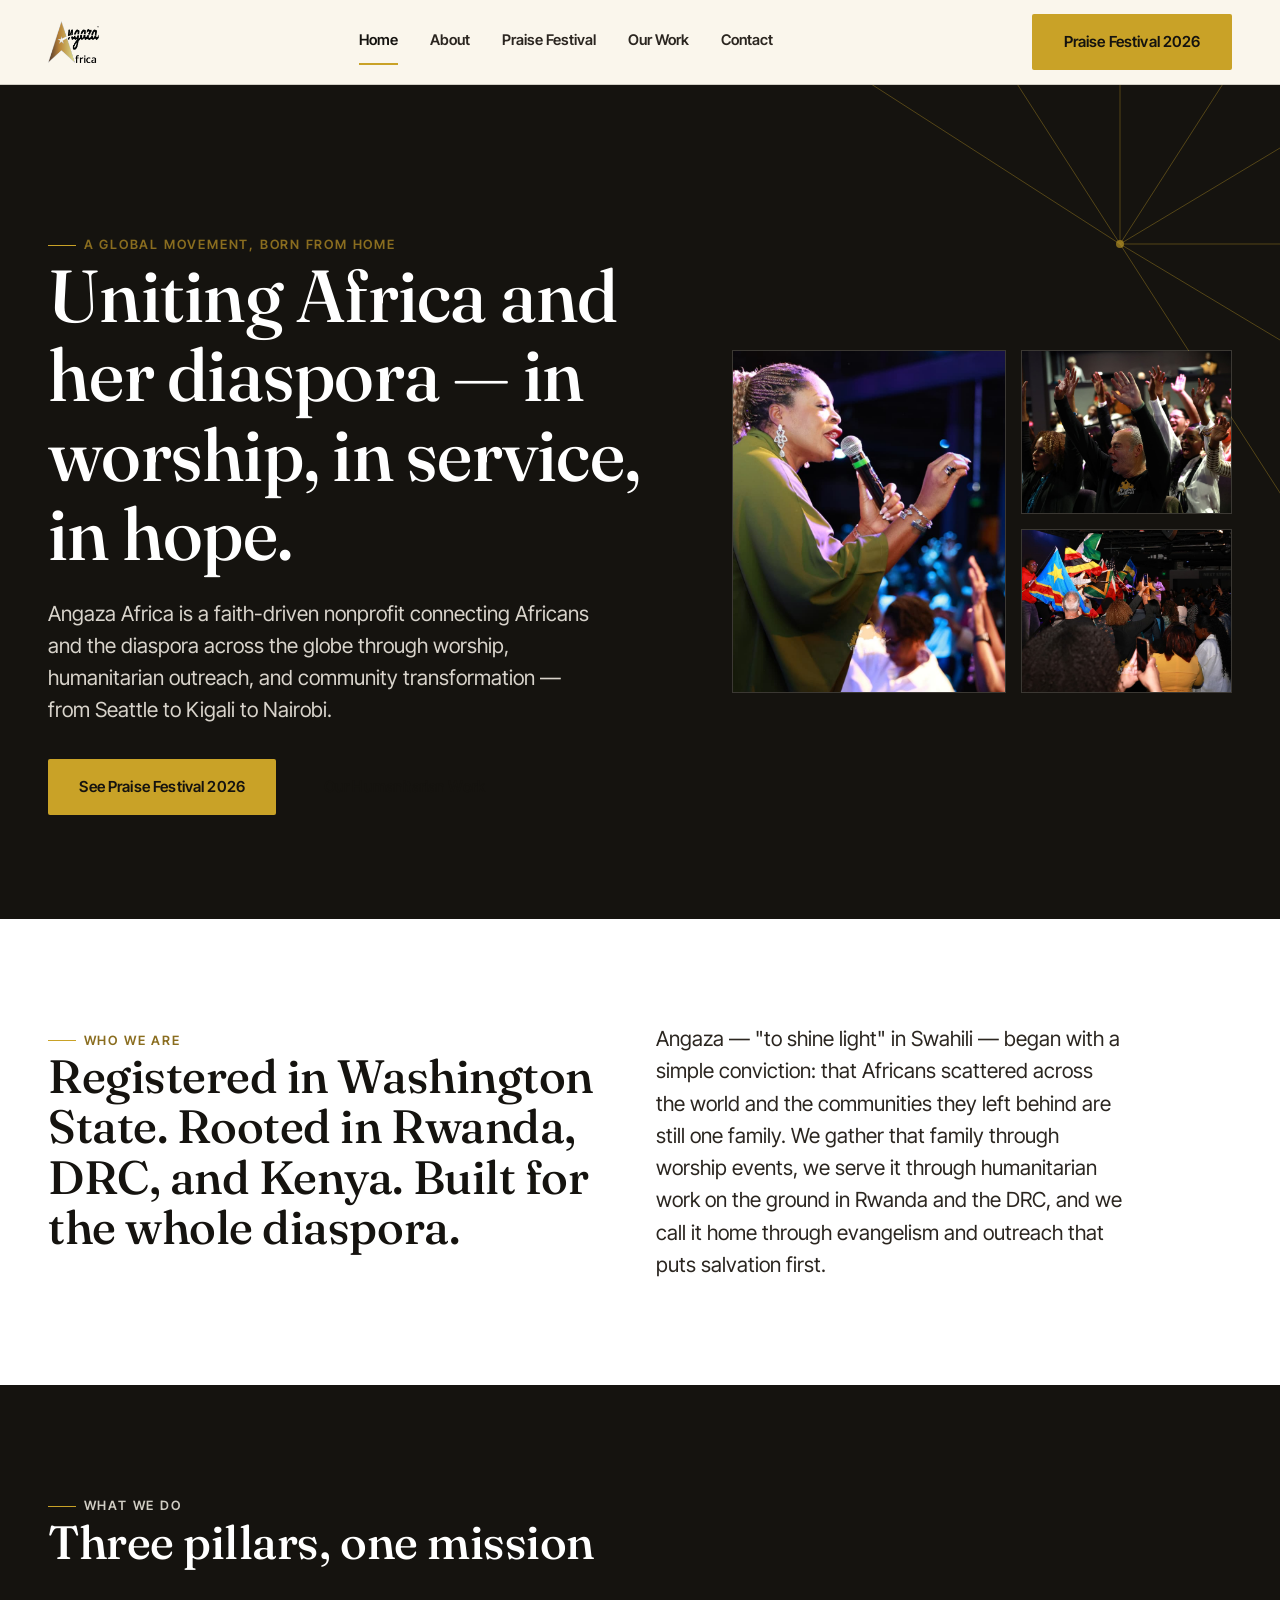
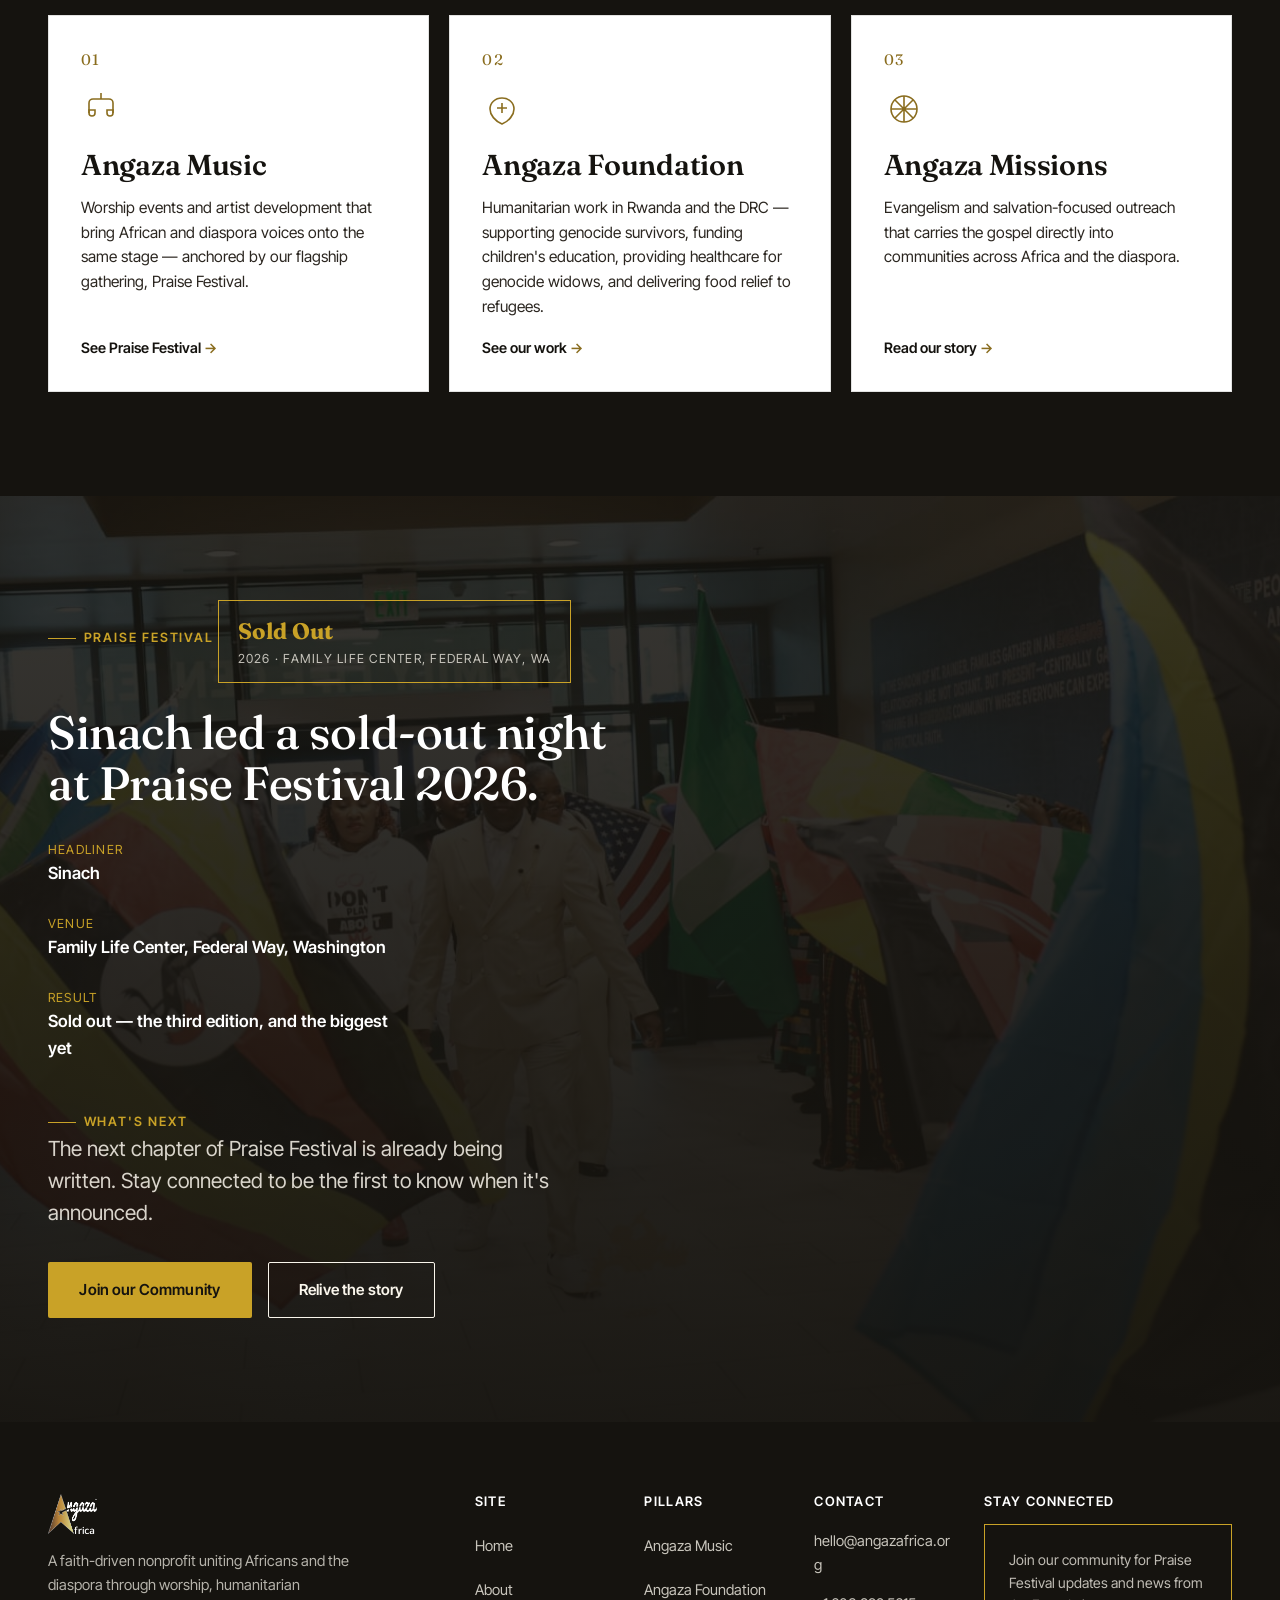
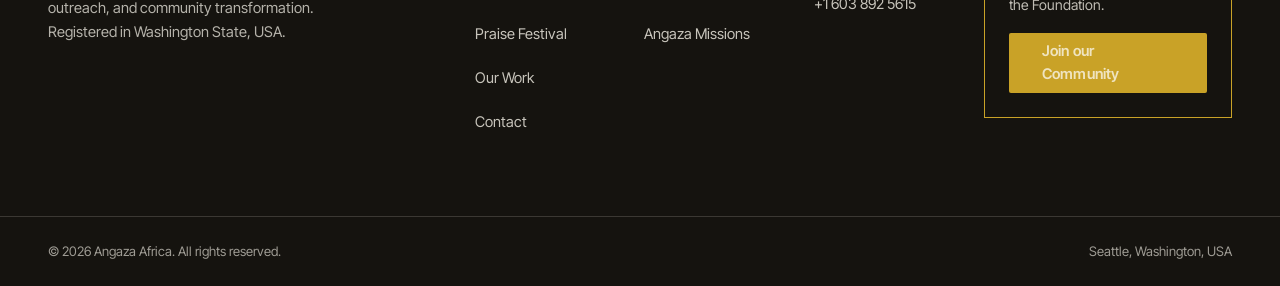
<file: index.html>
<!DOCTYPE html>
<html lang="en">
<head>
<meta charset="UTF-8">
<meta name="viewport" content="width=device-width, initial-scale=1.0">
<link rel="icon" type="image/png" href="images/ANGAZA_LOGO_2_014.png">
<link rel="apple-touch-icon" href="images/ANGAZA_LOGO_2_014.png">
<title>Angaza Africa — Worship, Humanitarian Work &amp; Missions Across Africa and the Diaspora</title>
<meta name="description" content="Angaza Africa is a faith-driven nonprofit uniting Africans and the diaspora through worship, humanitarian outreach, and community transformation — home of Praise Festival, Angaza Foundation, and Angaza Missions.">
<meta property="og:title" content="Angaza Africa">
<meta property="og:description" content="A faith-driven nonprofit uniting Africans and the diaspora through worship, humanitarian outreach, and community transformation.">
<meta property="og:image" content="https://angazafrica.org/images/ANGAZA_LOGO_2_014.png">
<meta property="og:url" content="https://angazafrica.org">
<meta property="og:type" content="website">
<meta name="twitter:card" content="summary_large_image">
<meta name="twitter:title" content="Angaza Africa">
<meta name="twitter:description" content="A faith-driven nonprofit uniting Africans and the diaspora through worship, humanitarian outreach, and community transformation.">
<meta name="twitter:image" content="https://angazafrica.org/images/ANGAZA_LOGO_2_014.png">
<link rel="preconnect" href="https://fonts.googleapis.com">
<link rel="preconnect" href="https://fonts.gstatic.com" crossorigin>
<link href="https://fonts.googleapis.com/css2?family=Fraunces:ital,opsz,wght@0,9..144,400;0,9..144,500;0,9..144,600;1,9..144,500&family=Inter+Tight:wght@400;500;600;700&display=swap" rel="stylesheet">
<link rel="stylesheet" href="css/style.css">
</head>
<body>
<a class="skip-link" href="#main">Skip to content</a>

<header class="site-header">
  <div class="container">
    <a class="brand" href="index.html">
      <img src="images/ANGAZA_LOGO_2_014.png" alt="Angaza Africa logo">
    </a>
    <nav class="nav-list" aria-label="Primary">
      <a href="index.html" aria-current="page">Home</a>
      <a href="about.html">About</a>
      <a href="praise-festival.html">Praise Festival</a>
      <a href="our-work.html">Our Work</a>
      <a href="contact.html">Contact</a>
    </nav>
    <a class="btn btn-primary nav-cta" href="praise-festival.html">Praise Festival 2026</a>
    <button class="nav-toggle" aria-expanded="false" aria-controls="mobile-panel" aria-label="Open menu">
      <span></span><span></span><span></span>
    </button>
  </div>
</header>
<div class="mobile-panel" id="mobile-panel">
  <div class="container">
    <a href="index.html" aria-current="page">Home</a>
    <a href="about.html">About</a>
    <a href="praise-festival.html">Praise Festival</a>
    <a href="our-work.html">Our Work</a>
    <a href="contact.html">Contact</a>
    <a class="btn btn-primary" href="praise-festival.html">Praise Festival 2026</a>
  </div>
</div>

<main id="main">

  <!-- Home hero -->
  <section class="home-hero">
    <div class="radiant" aria-hidden="true">
      <svg width="640" height="640" viewBox="0 0 640 640" style="top:-160px; right:-160px;">
        <g stroke="#C9A227" stroke-width="1" opacity="0.35">
          <line x1="320" y1="320" x2="320" y2="0"/>
          <line x1="320" y1="320" x2="500" y2="40"/>
          <line x1="320" y1="320" x2="620" y2="140"/>
          <line x1="320" y1="320" x2="640" y2="320"/>
          <line x1="320" y1="320" x2="620" y2="500"/>
          <line x1="320" y1="320" x2="500" y2="600"/>
          <line x1="320" y1="320" x2="140" y2="40"/>
          <line x1="320" y1="320" x2="40" y2="140"/>
        </g>
        <circle cx="320" cy="320" r="4" fill="#C9A227" opacity="0.6"/>
      </svg>
    </div>
    <div class="container">
      <div>
        <p class="eyebrow">A global movement, born from home</p>
        <h1>Uniting Africa and her diaspora — in worship, in service, in hope.</h1>
        <p class="lead">Angaza Africa is a faith-driven nonprofit connecting Africans and the diaspora across the globe through worship, humanitarian outreach, and community transformation — from Seattle to Kigali to Nairobi.</p>
        <div class="btn-row">
          <a class="btn btn-primary" href="praise-festival.html">See Praise Festival 2026</a>
          <a class="btn btn-ghost" href="our-work.html">Our Humanitarian Work</a>
        </div>
      </div>
      <div class="hero-collage" data-reveal>
        <img class="cell-a" src="images/AngazaEvent1.jpeg" alt="Worshippers with raised hands at an Angaza Africa event">
        <img class="cell-b" src="images/AngazaEvent2.jpeg" alt="Praise and worship band performing on stage at an Angaza event">
        <img class="cell-c" src="images/AngazaEvent3.jpeg" alt="Crowd gathered together at an Angaza Africa worship gathering">
      </div>
    </div>
  </section>

  <!-- Intro statement -->
  <section class="statement section--paper2">
    <div class="container">
      <div>
        <p class="eyebrow">Who we are</p>
        <h2>Registered in Washington State. Rooted in Rwanda, DRC, and Kenya. Built for the whole diaspora.</h2>
      </div>
      <div class="statement-body">
        <p class="lead">Angaza — "to shine light" in Swahili — began with a simple conviction: that Africans scattered across the world and the communities they left behind are still one family. We gather that family through worship events, we serve it through humanitarian work on the ground in Rwanda and the DRC, and we call it home through evangelism and outreach that puts salvation first.</p>
      </div>
    </div>
  </section>

  <!-- Three pillars -->
  <section class="section on-dark">
    <div class="container">
      <p class="eyebrow">What we do</p>
      <h2>Three pillars, one mission</h2>
      <div class="pillars-grid">

        <article class="pillar-card" data-reveal>
          <span class="pillar-number">01</span>
          <svg class="pillar-icon" viewBox="0 0 40 40" fill="none" stroke="currentColor" stroke-width="1.6" aria-hidden="true">
            <path d="M8 24V14a4 4 0 0 1 4-4h16a4 4 0 0 1 4 4v10"/>
            <path d="M8 24a3 3 0 1 0 6 0v-3H8Z"/>
            <path d="M26 24a3 3 0 1 0 6 0v-3h-6Z"/>
            <path d="M20 4v6"/>
          </svg>
          <h3>Angaza Music</h3>
          <p>Worship events and artist development that bring African and diaspora voices onto the same stage — anchored by our flagship gathering, Praise Festival.</p>
          <a class="link-arrow" href="praise-festival.html">See Praise Festival</a>
        </article>

        <article class="pillar-card" data-reveal>
          <span class="pillar-number">02</span>
          <svg class="pillar-icon" viewBox="0 0 40 40" fill="none" stroke="currentColor" stroke-width="1.6" aria-hidden="true">
            <path d="M8 20c0-6 5-11 12-11s12 5 12 11-5 12-12 15c-7-3-12-9-12-15Z"/>
            <path d="M20 14v10M15 19h10"/>
          </svg>
          <h3>Angaza Foundation</h3>
          <p>Humanitarian work in Rwanda and the DRC — supporting genocide survivors, funding children's education, providing healthcare for genocide widows, and delivering food relief to refugees.</p>
          <a class="link-arrow" href="our-work.html">See our work</a>
        </article>

        <article class="pillar-card" data-reveal>
          <span class="pillar-number">03</span>
          <svg class="pillar-icon" viewBox="0 0 40 40" fill="none" stroke="currentColor" stroke-width="1.6" aria-hidden="true">
            <circle cx="20" cy="20" r="13"/>
            <path d="M20 7v26M7 20h26M11 11l18 18M29 11 11 29"/>
          </svg>
          <h3>Angaza Missions</h3>
          <p>Evangelism and salvation-focused outreach that carries the gospel directly into communities across Africa and the diaspora.</p>
          <a class="link-arrow" href="about.html">Read our story</a>
        </article>

      </div>
    </div>
  </section>

  <!-- Praise Festival recap + what's next -->
  <section class="festival-teaser on-dark">
    <div class="bg-image">
      <img src="images/AngazaEvent5.jpeg" alt="" role="presentation">
    </div>
    <div class="container">
      <p class="eyebrow">Praise Festival</p>
      <div class="date-badge">
        <strong>Sold Out</strong>
        <span>2026 · Family Life Center, Federal Way, WA</span>
      </div>
      <h2>Sinach led a sold-out night at Praise Festival 2026.</h2>
      <dl class="facts">
        <div>
          <dt>Headliner</dt>
          <dd>Sinach</dd>
        </div>
        <div>
          <dt>Venue</dt>
          <dd>Family Life Center, Federal Way, Washington</dd>
        </div>
        <div>
          <dt>Result</dt>
          <dd>Sold out — the third edition, and the biggest yet</dd>
        </div>
      </dl>
      <p class="eyebrow">What's next</p>
      <p class="lead" style="max-width: 42ch; margin-bottom: var(--sp-4); color: rgba(250,246,236,0.85);">The next chapter of Praise Festival is already being written. Stay connected to be the first to know when it's announced.</p>
      <div class="btn-row">
        <a class="btn btn-primary" href="https://mail.google.com/mail/?view=cm&fs=1&to=hello@angazafrica.org&su=I%20want%20to%20join%20your%20community" target="_blank" rel="noopener noreferrer">Join our Community</a>
        <a class="btn btn-ghost" href="praise-festival.html">Relive the story</a>
      </div>
    </div>
  </section>

</main>

<footer class="site-footer">
  <div class="container footer-top">
    <div class="footer-brand">
      <img src="images/ANGAZA_LOGO_2_015.png" alt="Angaza Africa icon">
      <p>A faith-driven nonprofit uniting Africans and the diaspora through worship, humanitarian outreach, and community transformation. Registered in Washington State, USA.</p>
    </div>
    <div class="footer-cols">
      <div class="footer-col">
        <h4>Site</h4>
        <a href="index.html">Home</a>
        <a href="about.html">About</a>
        <a href="praise-festival.html">Praise Festival</a>
        <a href="our-work.html">Our Work</a>
        <a href="contact.html">Contact</a>
      </div>
      <div class="footer-col">
        <h4>Pillars</h4>
        <span>Angaza Music</span>
        <span>Angaza Foundation</span>
        <span>Angaza Missions</span>
      </div>
      <div class="footer-col">
        <h4>Contact</h4>
        <a href="mailto:hello@angazafrica.org">hello@angazafrica.org</a>
        <a href="tel:+16038925615">+1 603 892 5615</a>
      </div>
      <div class="footer-col">
        <h4>Stay connected</h4>
        <div class="join-box">
          <p>Join our community for Praise Festival updates and news from the Foundation.</p>
          <!-- Temporary Gmail compose link; swap for a Mailchimp signup embed later -->
          <a class="btn btn-primary" href="https://mail.google.com/mail/?view=cm&fs=1&to=hello@angazafrica.org&su=I%20want%20to%20join%20your%20community" id="join-community" target="_blank" rel="noopener noreferrer">Join our Community</a>
        </div>
      </div>
    </div>
  </div>
  <div class="container footer-bottom">
    <span>&copy; <span id="current-year">2026</span> Angaza Africa. All rights reserved.</span>
    <span>Seattle, Washington, USA</span>
  </div>
</footer>

<script src="js/main.js"></script>
</body>
</html>
</file>
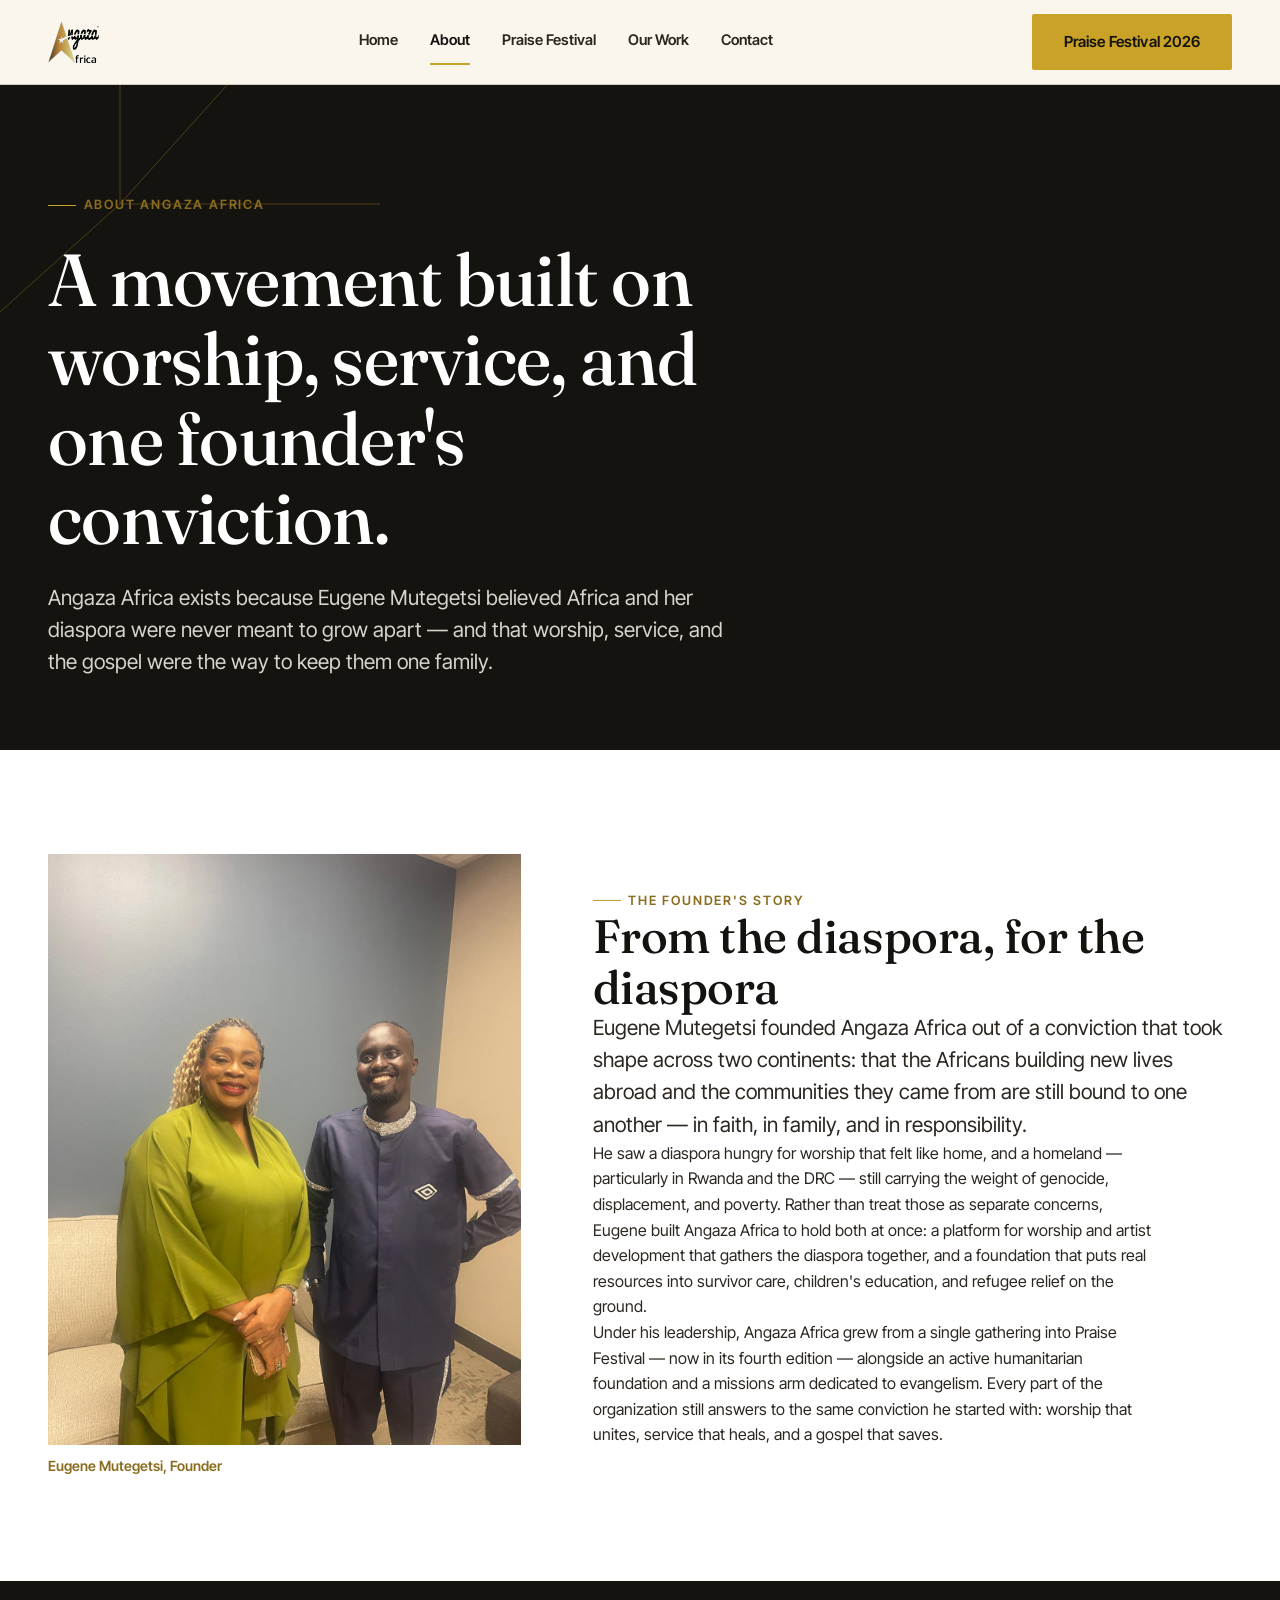
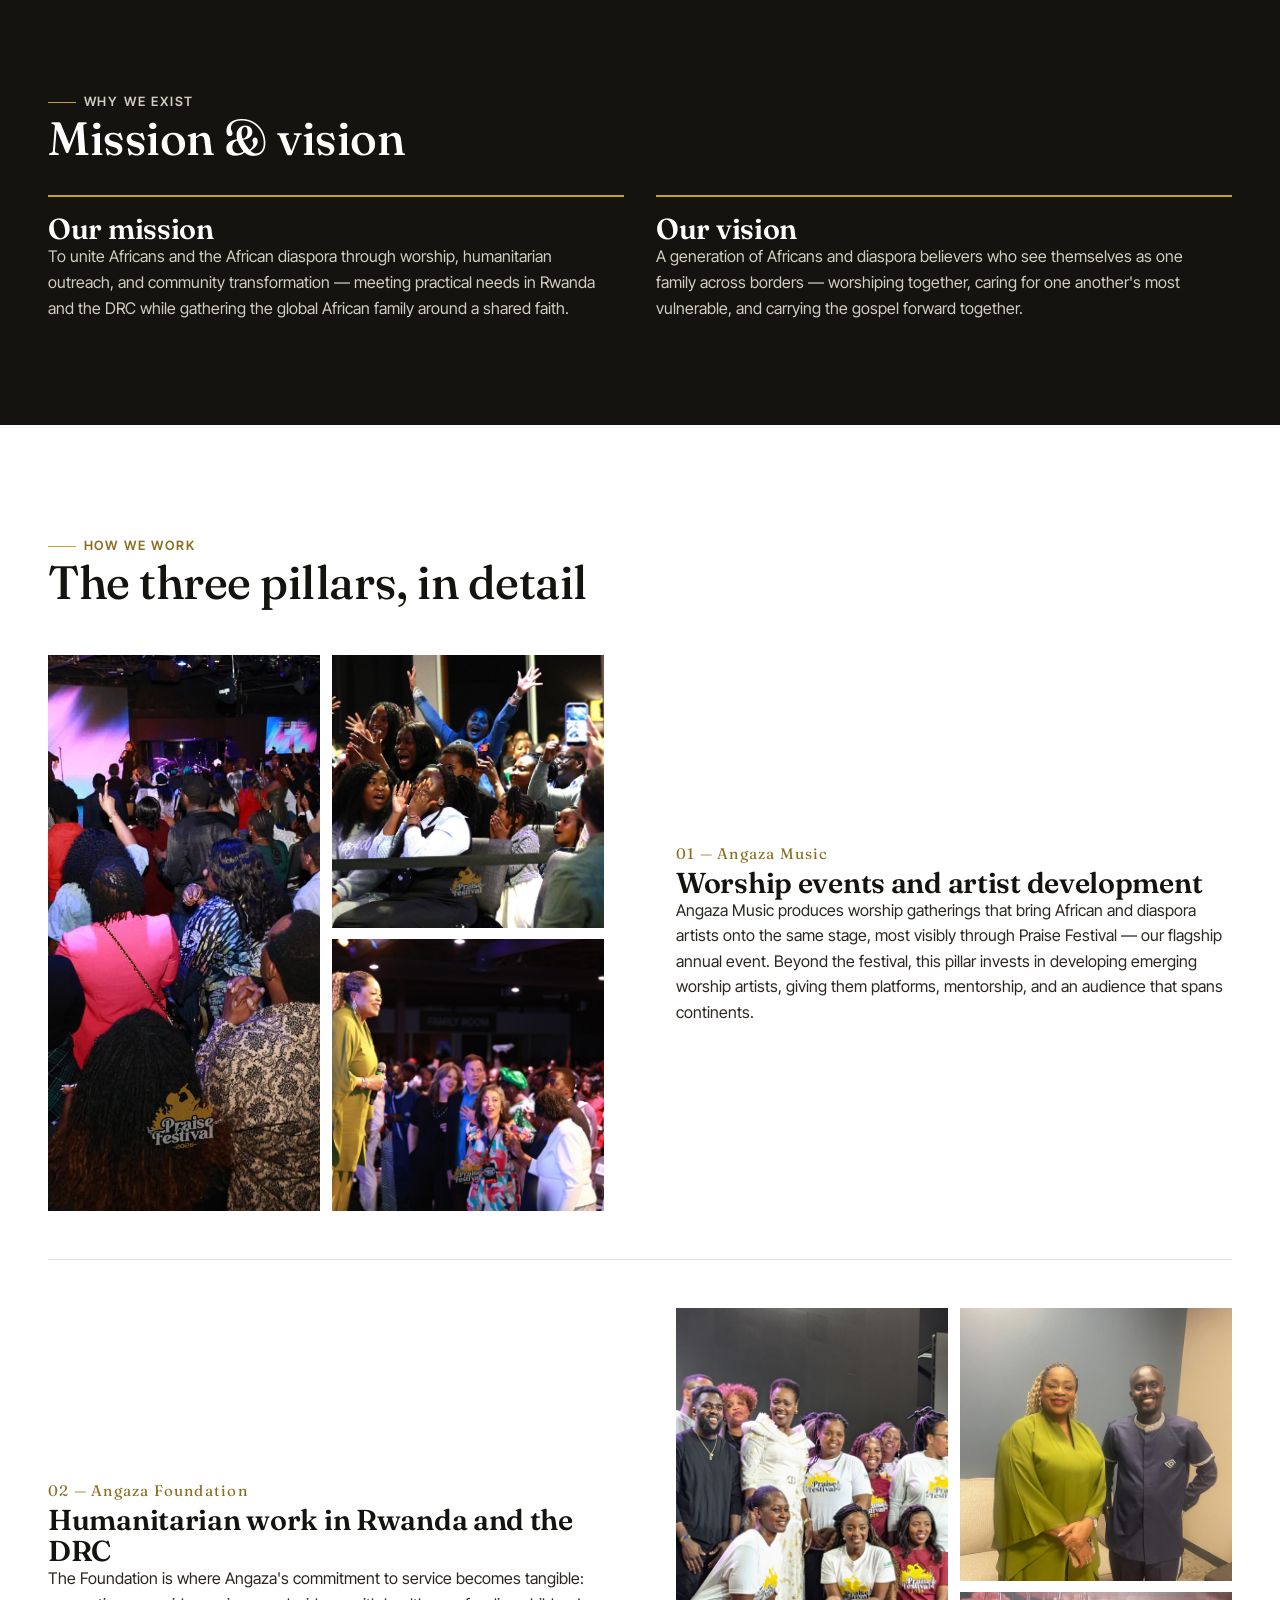
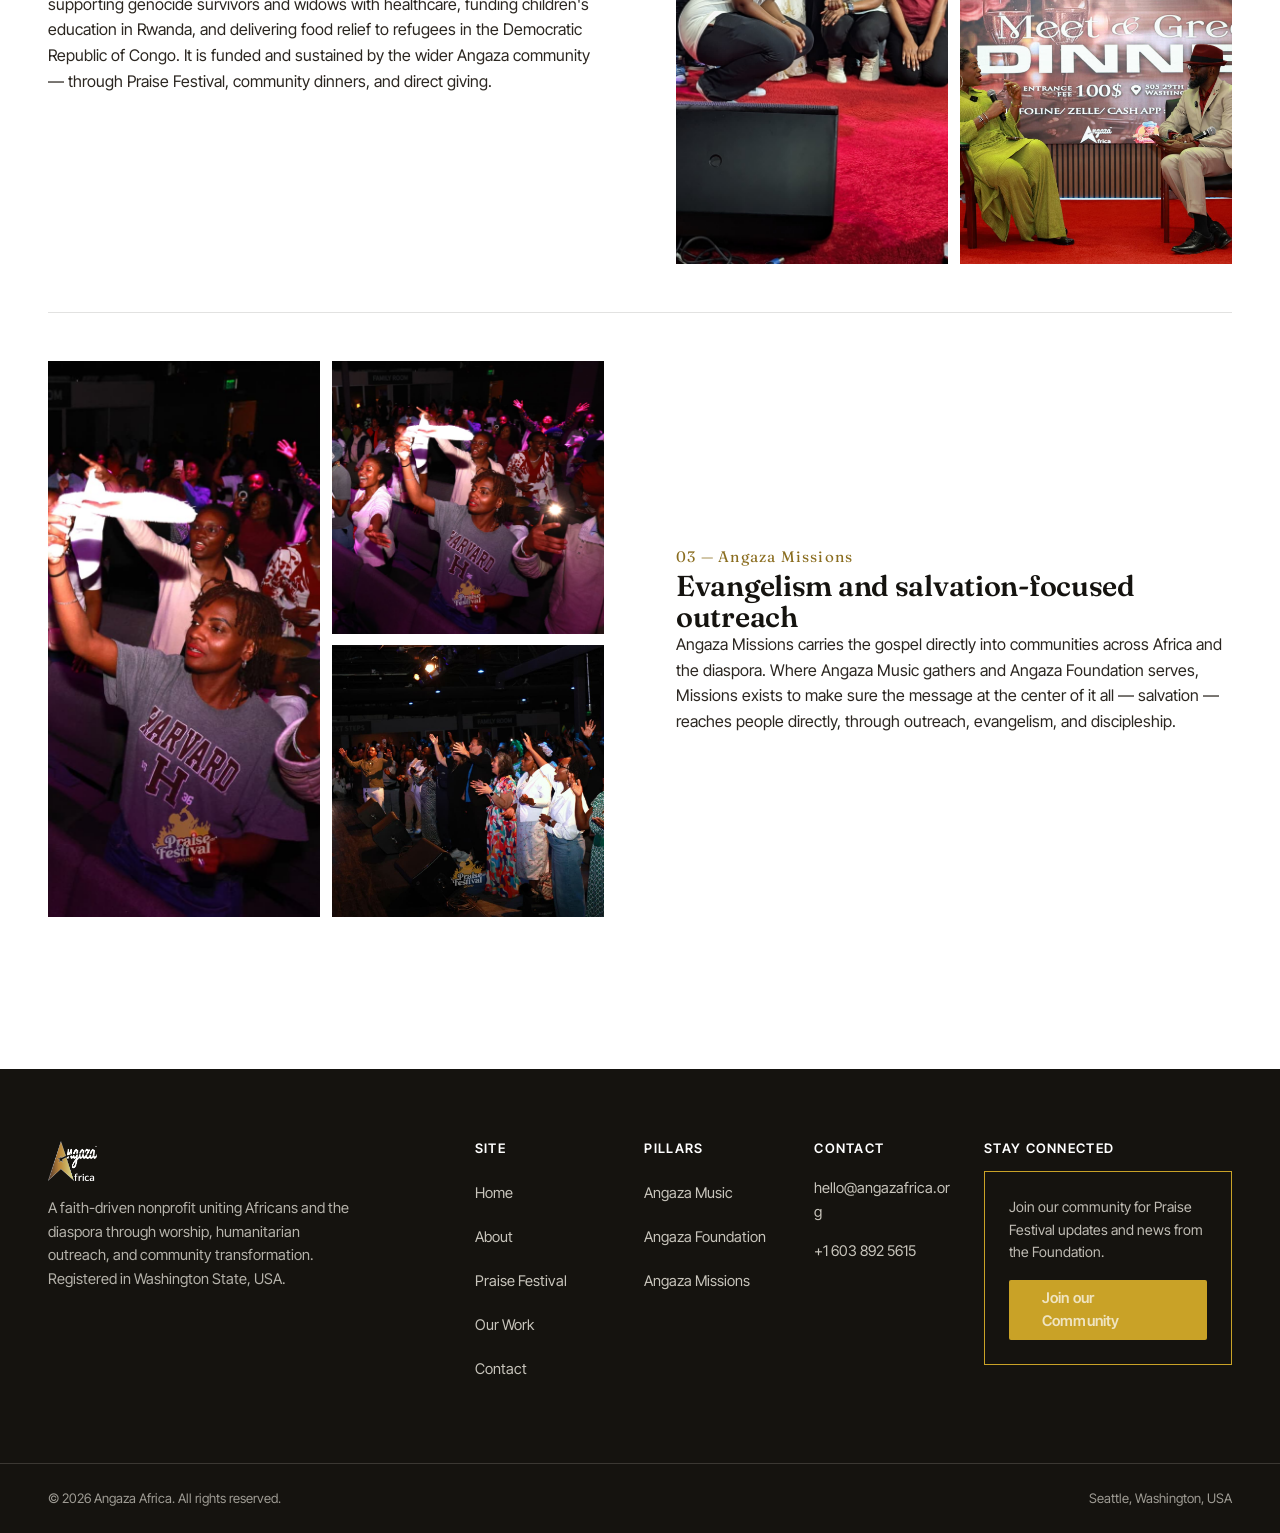
<file: about.html>
<!DOCTYPE html>
<html lang="en">
<head>
<meta charset="UTF-8">
<meta name="viewport" content="width=device-width, initial-scale=1.0">
<link rel="icon" type="image/png" href="images/ANGAZA_LOGO_2_014.png">
<link rel="apple-touch-icon" href="images/ANGAZA_LOGO_2_014.png">
<title>About — Angaza Africa</title>
<meta name="description" content="Meet Angaza Africa's founder Eugene Mutegetsi, our mission and vision, and the three pillars — Angaza Music, Angaza Foundation, and Angaza Missions — that carry it out.">
<meta property="og:title" content="Angaza Africa">
<meta property="og:description" content="A faith-driven nonprofit uniting Africans and the diaspora through worship, humanitarian outreach, and community transformation.">
<meta property="og:image" content="https://angazafrica.org/images/ANGAZA_LOGO_2_014.png">
<meta property="og:url" content="https://angazafrica.org">
<meta property="og:type" content="website">
<meta name="twitter:card" content="summary_large_image">
<meta name="twitter:title" content="Angaza Africa">
<meta name="twitter:description" content="A faith-driven nonprofit uniting Africans and the diaspora through worship, humanitarian outreach, and community transformation.">
<meta name="twitter:image" content="https://angazafrica.org/images/ANGAZA_LOGO_2_014.png">
<link rel="preconnect" href="https://fonts.googleapis.com">
<link rel="preconnect" href="https://fonts.gstatic.com" crossorigin>
<link href="https://fonts.googleapis.com/css2?family=Fraunces:ital,opsz,wght@0,9..144,400;0,9..144,500;0,9..144,600;1,9..144,500&family=Inter+Tight:wght@400;500;600;700&display=swap" rel="stylesheet">
<link rel="stylesheet" href="css/style.css">
</head>
<body>
<a class="skip-link" href="#main">Skip to content</a>

<header class="site-header">
  <div class="container">
    <a class="brand" href="index.html">
      <img src="images/ANGAZA_LOGO_2_014.png" alt="Angaza Africa logo">
    </a>
    <nav class="nav-list" aria-label="Primary">
      <a href="index.html">Home</a>
      <a href="about.html" aria-current="page">About</a>
      <a href="praise-festival.html">Praise Festival</a>
      <a href="our-work.html">Our Work</a>
      <a href="contact.html">Contact</a>
    </nav>
    <a class="btn btn-primary nav-cta" href="praise-festival.html">Praise Festival 2026</a>
    <button class="nav-toggle" aria-expanded="false" aria-controls="mobile-panel" aria-label="Open menu">
      <span></span><span></span><span></span>
    </button>
  </div>
</header>
<div class="mobile-panel" id="mobile-panel">
  <div class="container">
    <a href="index.html">Home</a>
    <a href="about.html" aria-current="page">About</a>
    <a href="praise-festival.html">Praise Festival</a>
    <a href="our-work.html">Our Work</a>
    <a href="contact.html">Contact</a>
    <a class="btn btn-primary" href="praise-festival.html">Praise Festival 2026</a>
  </div>
</div>

<main id="main">

  <section class="page-hero">
    <div class="radiant" aria-hidden="true">
      <svg width="520" height="520" viewBox="0 0 520 520" style="top:-140px; left:-140px;">
        <g stroke="#C9A227" stroke-width="1" opacity="0.3">
          <line x1="260" y1="260" x2="260" y2="0"/>
          <line x1="260" y1="260" x2="520" y2="260"/>
          <line x1="260" y1="260" x2="440" y2="60"/>
          <line x1="260" y1="260" x2="60" y2="440"/>
        </g>
      </svg>
    </div>
    <div class="container">
      <p class="eyebrow">About Angaza Africa</p>
      <h1>A movement built on worship, service, and one founder's conviction.</h1>
      <p class="lead">Angaza Africa exists because Eugene Mutegetsi believed Africa and her diaspora were never meant to grow apart — and that worship, service, and the gospel were the way to keep them one family.</p>
    </div>
  </section>

  <!-- Founder story -->
  <section class="section section--paper2">
    <div class="container">
      <div class="story-block">
        <div class="story-media">
          <img src="images/AngazaDinner1.jpeg" alt="Eugene Mutegetsi speaking with guests at an Angaza Africa community dinner">
          <p class="caption">Eugene Mutegetsi, Founder</p>
        </div>
        <div>
          <p class="eyebrow">The founder's story</p>
          <h2>From the diaspora, for the diaspora</h2>
          <p class="lead">Eugene Mutegetsi founded Angaza Africa out of a conviction that took shape across two continents: that the Africans building new lives abroad and the communities they came from are still bound to one another — in faith, in family, and in responsibility.</p>
          <p>He saw a diaspora hungry for worship that felt like home, and a homeland — particularly in Rwanda and the DRC — still carrying the weight of genocide, displacement, and poverty. Rather than treat those as separate concerns, Eugene built Angaza Africa to hold both at once: a platform for worship and artist development that gathers the diaspora together, and a foundation that puts real resources into survivor care, children's education, and refugee relief on the ground.</p>
          <p>Under his leadership, Angaza Africa grew from a single gathering into Praise Festival — now in its fourth edition — alongside an active humanitarian foundation and a missions arm dedicated to evangelism. Every part of the organization still answers to the same conviction he started with: worship that unites, service that heals, and a gospel that saves.</p>
        </div>
      </div>
    </div>
  </section>

  <!-- Mission & vision -->
  <section class="section on-dark">
    <div class="container">
      <p class="eyebrow">Why we exist</p>
      <h2>Mission &amp; vision</h2>
      <div class="mv-grid">
        <div class="mv-card">
          <h3>Our mission</h3>
          <p>To unite Africans and the African diaspora through worship, humanitarian outreach, and community transformation — meeting practical needs in Rwanda and the DRC while gathering the global African family around a shared faith.</p>
        </div>
        <div class="mv-card">
          <h3>Our vision</h3>
          <p>A generation of Africans and diaspora believers who see themselves as one family across borders — worshiping together, caring for one another's most vulnerable, and carrying the gospel forward together.</p>
        </div>
      </div>
    </div>
  </section>

  <!-- Pillars in detail -->
  <section class="section section--paper2">
    <div class="container">
      <p class="eyebrow">How we work</p>
      <h2>The three pillars, in detail</h2>
    </div>
    <div class="container">

      <div class="feature-row">
        <div class="feature-media">
          <img class="tall" src="images/AngazaEvent6.jpeg" alt="Worship artist performing at a Praise Festival event">
          <img src="images/AngazaEvent7.jpeg" alt="Audience singing along at an Angaza Music event">
          <img src="images/AngazaEvent8.jpeg" alt="Musicians on stage during an Angaza worship gathering">
        </div>
        <div>
          <span class="pillar-number">01 — Angaza Music</span>
          <h3>Worship events and artist development</h3>
          <p>Angaza Music produces worship gatherings that bring African and diaspora artists onto the same stage, most visibly through Praise Festival — our flagship annual event. Beyond the festival, this pillar invests in developing emerging worship artists, giving them platforms, mentorship, and an audience that spans continents.</p>
        </div>
      </div>

      <div class="feature-row reverse">
        <div class="feature-media">
          <img class="tall" src="images/catalogue_youthskillsRwanda_1.jpeg" alt="Children in a classroom setting supported by Angaza Foundation programs in Rwanda">
          <img src="images/AngazaDinner2.jpeg" alt="Community members gathered at an Angaza Foundation fundraising dinner">
          <img src="images/AngazaDinner3.jpeg" alt="Leadership team at an Angaza Africa community event">
        </div>
        <div>
          <span class="pillar-number">02 — Angaza Foundation</span>
          <h3>Humanitarian work in Rwanda and the DRC</h3>
          <p>The Foundation is where Angaza's commitment to service becomes tangible: supporting genocide survivors and widows with healthcare, funding children's education in Rwanda, and delivering food relief to refugees in the Democratic Republic of Congo. It is funded and sustained by the wider Angaza community — through Praise Festival, community dinners, and direct giving.</p>
        </div>
      </div>

      <div class="feature-row">
        <div class="feature-media">
          <img class="tall" src="images/AngazaEvent9.jpeg" alt="Congregation in prayer at an Angaza Missions outreach event">
          <img src="images/AngazaEvent10.jpeg" alt="Speaker preaching at an Angaza Missions gathering">
          <img src="images/AngazaEvent11.jpeg" alt="People responding to an altar call at an Angaza worship event">
        </div>
        <div>
          <span class="pillar-number">03 — Angaza Missions</span>
          <h3>Evangelism and salvation-focused outreach</h3>
          <p>Angaza Missions carries the gospel directly into communities across Africa and the diaspora. Where Angaza Music gathers and Angaza Foundation serves, Missions exists to make sure the message at the center of it all — salvation — reaches people directly, through outreach, evangelism, and discipleship.</p>
        </div>
      </div>

    </div>
  </section>

</main>

<footer class="site-footer">
  <div class="container footer-top">
    <div class="footer-brand">
      <img src="images/ANGAZA_LOGO_2_015.png" alt="Angaza Africa icon">
      <p>A faith-driven nonprofit uniting Africans and the diaspora through worship, humanitarian outreach, and community transformation. Registered in Washington State, USA.</p>
    </div>
    <div class="footer-cols">
      <div class="footer-col">
        <h4>Site</h4>
        <a href="index.html">Home</a>
        <a href="about.html">About</a>
        <a href="praise-festival.html">Praise Festival</a>
        <a href="our-work.html">Our Work</a>
        <a href="contact.html">Contact</a>
      </div>
      <div class="footer-col">
        <h4>Pillars</h4>
        <span>Angaza Music</span>
        <span>Angaza Foundation</span>
        <span>Angaza Missions</span>
      </div>
      <div class="footer-col">
        <h4>Contact</h4>
        <a href="mailto:hello@angazafrica.org">hello@angazafrica.org</a>
        <a href="tel:+16038925615">+1 603 892 5615</a>
      </div>
      <div class="footer-col">
        <h4>Stay connected</h4>
        <div class="join-box">
          <p>Join our community for Praise Festival updates and news from the Foundation.</p>
          <!-- Temporary Gmail compose link; swap for a Mailchimp signup embed later -->
          <a class="btn btn-primary" href="https://mail.google.com/mail/?view=cm&fs=1&to=hello@angazafrica.org&su=I%20want%20to%20join%20your%20community" id="join-community" target="_blank" rel="noopener noreferrer">Join our Community</a>
        </div>
      </div>
    </div>
  </div>
  <div class="container footer-bottom">
    <span>&copy; <span id="current-year">2026</span> Angaza Africa. All rights reserved.</span>
    <span>Seattle, Washington, USA</span>
  </div>
</footer>

<script src="js/main.js"></script>
</body>
</html>
</file>
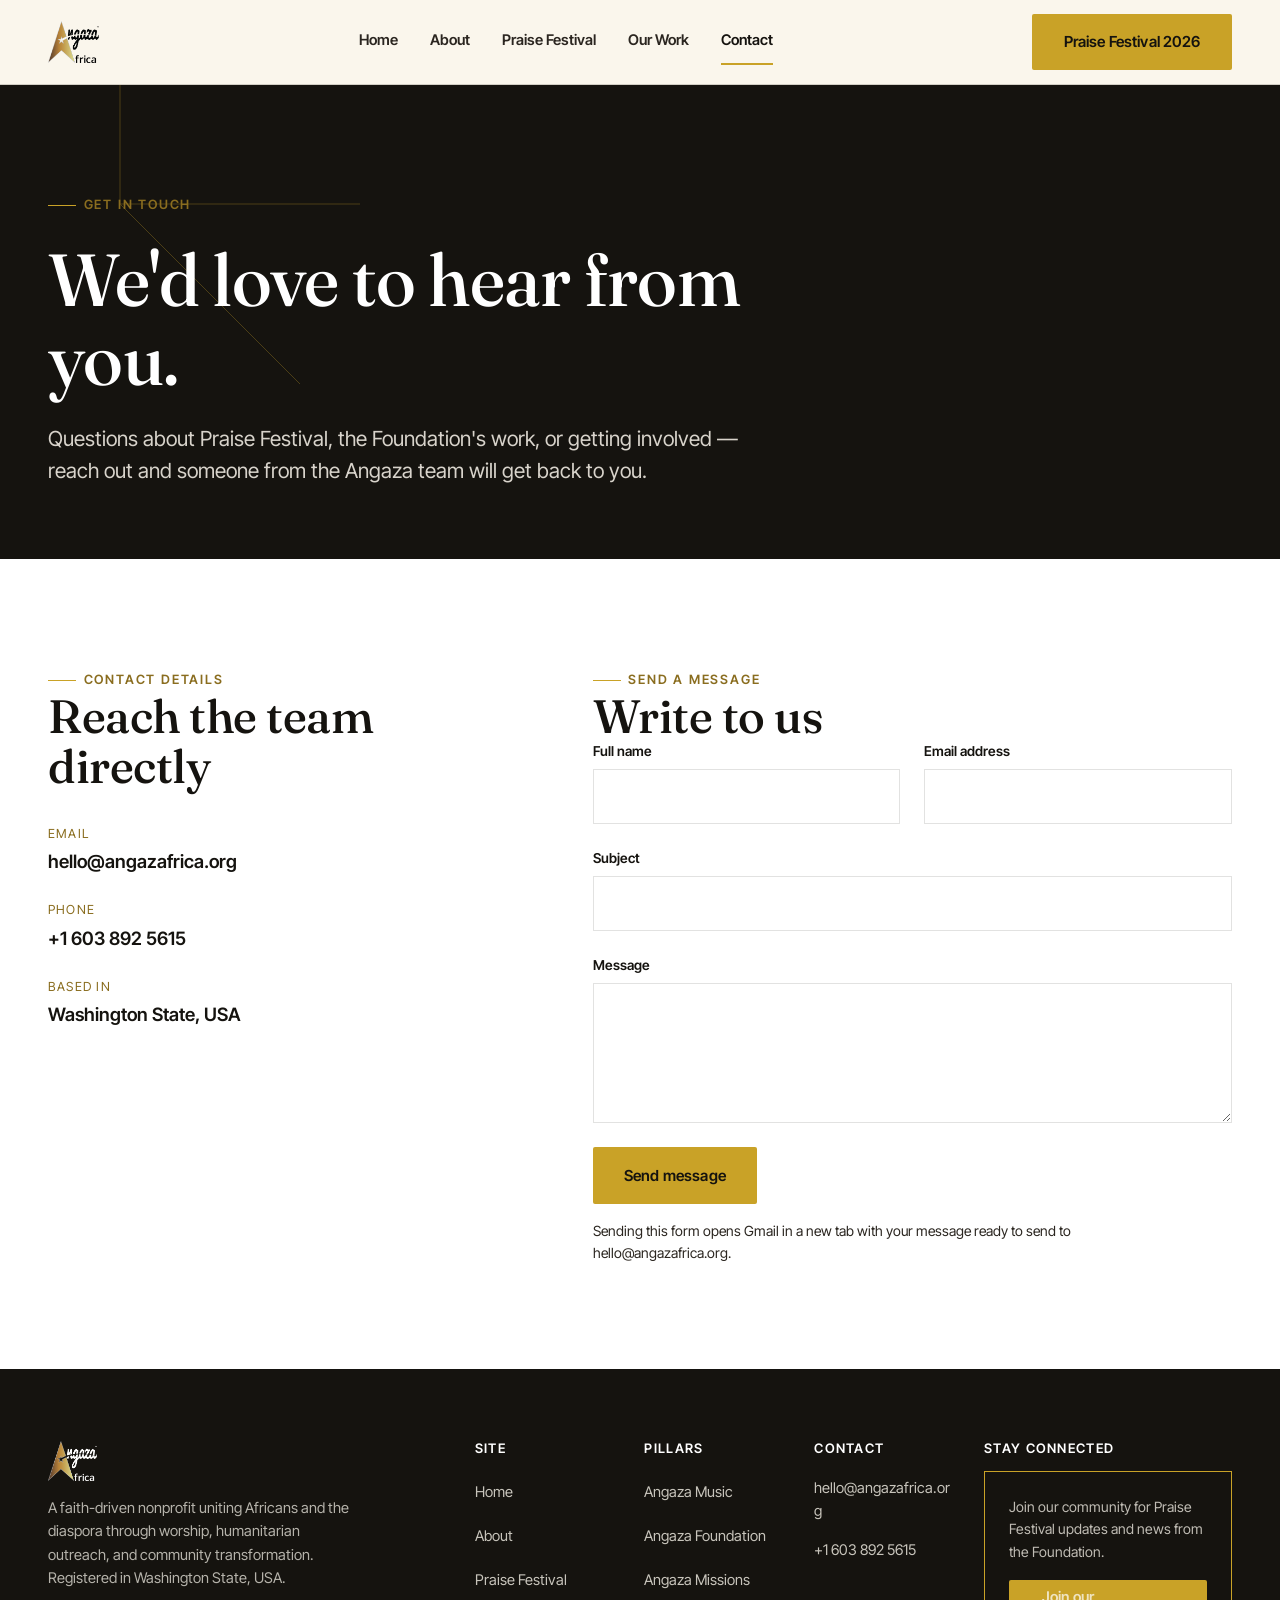
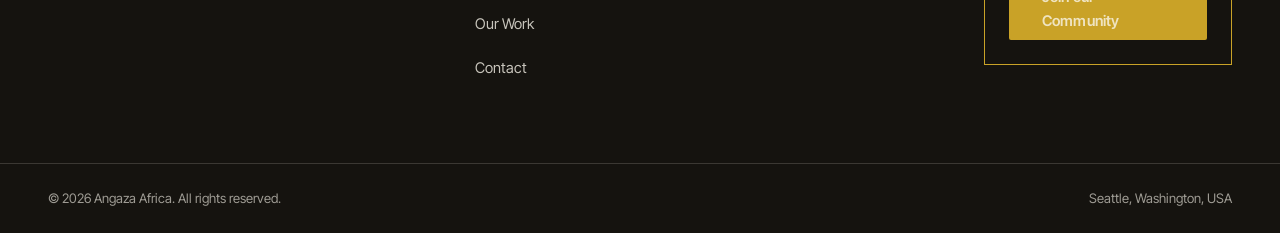
<file: contact.html>
<!DOCTYPE html>
<html lang="en">
<head>
<meta charset="UTF-8">
<meta name="viewport" content="width=device-width, initial-scale=1.0">
<link rel="icon" type="image/png" href="images/ANGAZA_LOGO_2_014.png">
<link rel="apple-touch-icon" href="images/ANGAZA_LOGO_2_014.png">
<title>Contact — Angaza Africa</title>
<meta name="description" content="Get in touch with Angaza Africa — email hello@angazafrica.org, call +1 603 892 5615, or send us a message directly.">
<meta property="og:title" content="Angaza Africa">
<meta property="og:description" content="A faith-driven nonprofit uniting Africans and the diaspora through worship, humanitarian outreach, and community transformation.">
<meta property="og:image" content="https://angazafrica.org/images/ANGAZA_LOGO_2_014.png">
<meta property="og:url" content="https://angazafrica.org">
<meta property="og:type" content="website">
<meta name="twitter:card" content="summary_large_image">
<meta name="twitter:title" content="Angaza Africa">
<meta name="twitter:description" content="A faith-driven nonprofit uniting Africans and the diaspora through worship, humanitarian outreach, and community transformation.">
<meta name="twitter:image" content="https://angazafrica.org/images/ANGAZA_LOGO_2_014.png">
<link rel="preconnect" href="https://fonts.googleapis.com">
<link rel="preconnect" href="https://fonts.gstatic.com" crossorigin>
<link href="https://fonts.googleapis.com/css2?family=Fraunces:ital,opsz,wght@0,9..144,400;0,9..144,500;0,9..144,600;1,9..144,500&family=Inter+Tight:wght@400;500;600;700&display=swap" rel="stylesheet">
<link rel="stylesheet" href="css/style.css">
</head>
<body>
<a class="skip-link" href="#main">Skip to content</a>

<header class="site-header">
  <div class="container">
    <a class="brand" href="index.html">
      <img src="images/ANGAZA_LOGO_2_014.png" alt="Angaza Africa logo">
    </a>
    <nav class="nav-list" aria-label="Primary">
      <a href="index.html">Home</a>
      <a href="about.html">About</a>
      <a href="praise-festival.html">Praise Festival</a>
      <a href="our-work.html">Our Work</a>
      <a href="contact.html" aria-current="page">Contact</a>
    </nav>
    <a class="btn btn-primary nav-cta" href="praise-festival.html">Praise Festival 2026</a>
    <button class="nav-toggle" aria-expanded="false" aria-controls="mobile-panel" aria-label="Open menu">
      <span></span><span></span><span></span>
    </button>
  </div>
</header>
<div class="mobile-panel" id="mobile-panel">
  <div class="container">
    <a href="index.html">Home</a>
    <a href="about.html">About</a>
    <a href="praise-festival.html">Praise Festival</a>
    <a href="our-work.html">Our Work</a>
    <a href="contact.html" aria-current="page">Contact</a>
    <a class="btn btn-primary" href="praise-festival.html">Praise Festival 2026</a>
  </div>
</div>

<main id="main">

  <section class="page-hero">
    <div class="radiant" aria-hidden="true">
      <svg width="480" height="480" viewBox="0 0 480 480" style="top:-120px; left:-120px;">
        <g stroke="#C9A227" stroke-width="1" opacity="0.3">
          <line x1="240" y1="240" x2="240" y2="0"/>
          <line x1="240" y1="240" x2="480" y2="240"/>
          <line x1="240" y1="240" x2="420" y2="420"/>
        </g>
      </svg>
    </div>
    <div class="container">
      <p class="eyebrow">Get in touch</p>
      <h1>We'd love to hear from you.</h1>
      <p class="lead">Questions about Praise Festival, the Foundation's work, or getting involved — reach out and someone from the Angaza team will get back to you.</p>
    </div>
  </section>

  <section class="section section--paper2">
    <div class="container contact-grid">

      <div>
        <p class="eyebrow">Contact details</p>
        <h2>Reach the team directly</h2>
        <dl class="contact-info-list">
          <div>
            <dt>Email</dt>
            <dd><a href="mailto:hello@angazafrica.org">hello@angazafrica.org</a></dd>
          </div>
          <div>
            <dt>Phone</dt>
            <dd><a href="tel:+16038925615">+1 603 892 5615</a></dd>
          </div>
          <div>
            <dt>Based in</dt>
            <dd>Washington State, USA</dd>
          </div>
        </dl>
      </div>

      <div>
        <p class="eyebrow">Send a message</p>
        <h2>Write to us</h2>
        <form id="contact-form" novalidate>
          <div class="form-row two">
            <div class="form-field">
              <label for="name">Full name</label>
              <input type="text" id="name" name="name" autocomplete="name" required>
            </div>
            <div class="form-field">
              <label for="email">Email address</label>
              <input type="email" id="email" name="email" autocomplete="email" required>
            </div>
          </div>
          <div class="form-field">
            <label for="subject">Subject</label>
            <input type="text" id="subject" name="subject" autocomplete="off">
          </div>
          <div class="form-field">
            <label for="message">Message</label>
            <textarea id="message" name="message" required></textarea>
          </div>
          <button class="btn btn-primary" type="submit">Send message</button>
          <p class="form-status" role="status" aria-live="polite"></p>
          <p class="form-note">Sending this form opens Gmail in a new tab with your message ready to send to hello@angazafrica.org.</p>
        </form>
      </div>

    </div>
  </section>

</main>

<footer class="site-footer">
  <div class="container footer-top">
    <div class="footer-brand">
      <img src="images/ANGAZA_LOGO_2_015.png" alt="Angaza Africa icon">
      <p>A faith-driven nonprofit uniting Africans and the diaspora through worship, humanitarian outreach, and community transformation. Registered in Washington State, USA.</p>
    </div>
    <div class="footer-cols">
      <div class="footer-col">
        <h4>Site</h4>
        <a href="index.html">Home</a>
        <a href="about.html">About</a>
        <a href="praise-festival.html">Praise Festival</a>
        <a href="our-work.html">Our Work</a>
        <a href="contact.html">Contact</a>
      </div>
      <div class="footer-col">
        <h4>Pillars</h4>
        <span>Angaza Music</span>
        <span>Angaza Foundation</span>
        <span>Angaza Missions</span>
      </div>
      <div class="footer-col">
        <h4>Contact</h4>
        <a href="mailto:hello@angazafrica.org">hello@angazafrica.org</a>
        <a href="tel:+16038925615">+1 603 892 5615</a>
      </div>
      <div class="footer-col">
        <h4>Stay connected</h4>
        <div class="join-box">
          <p>Join our community for Praise Festival updates and news from the Foundation.</p>
          <!-- Temporary Gmail compose link; swap for a Mailchimp signup embed later -->
          <a class="btn btn-primary" href="https://mail.google.com/mail/?view=cm&fs=1&to=hello@angazafrica.org&su=I%20want%20to%20join%20your%20community" id="join-community" target="_blank" rel="noopener noreferrer">Join our Community</a>
        </div>
      </div>
    </div>
  </div>
  <div class="container footer-bottom">
    <span>&copy; <span id="current-year">2026</span> Angaza Africa. All rights reserved.</span>
    <span>Seattle, Washington, USA</span>
  </div>
</footer>

<script src="js/main.js"></script>
</body>
</html>
</file>
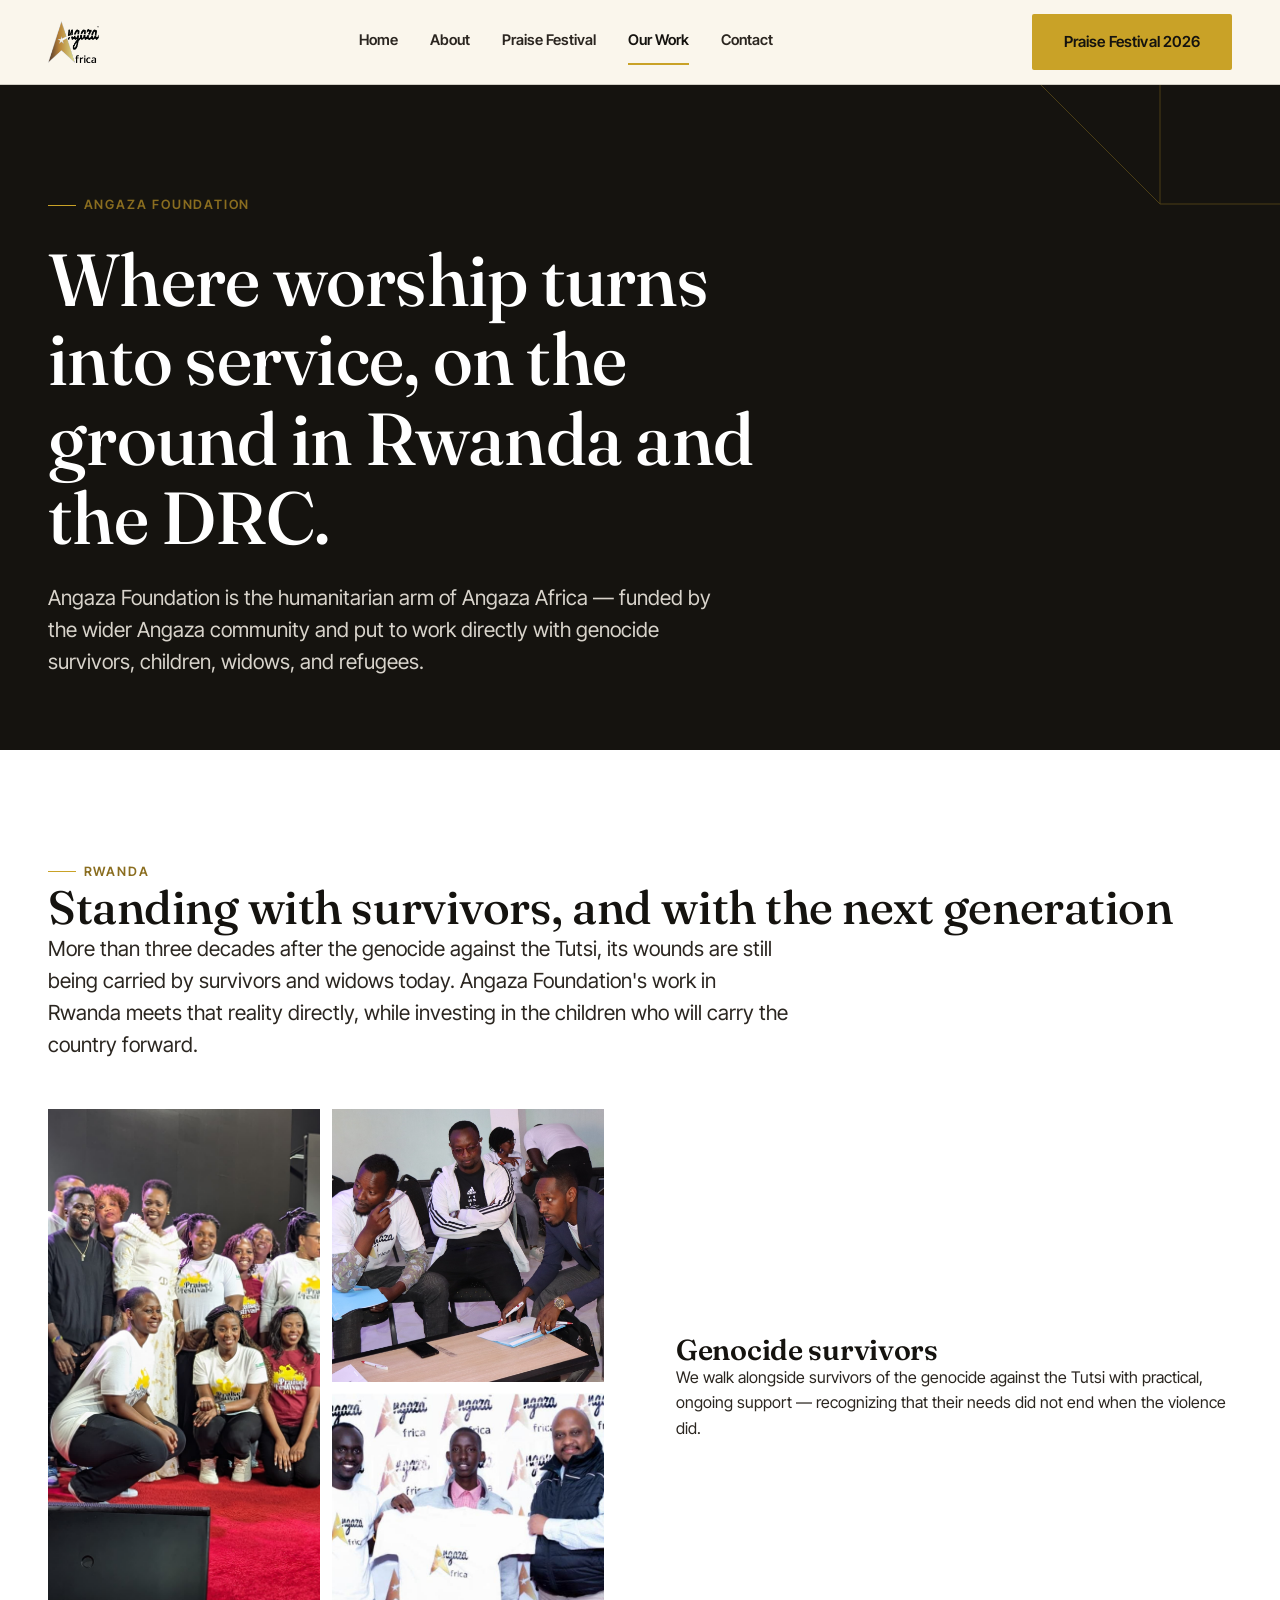
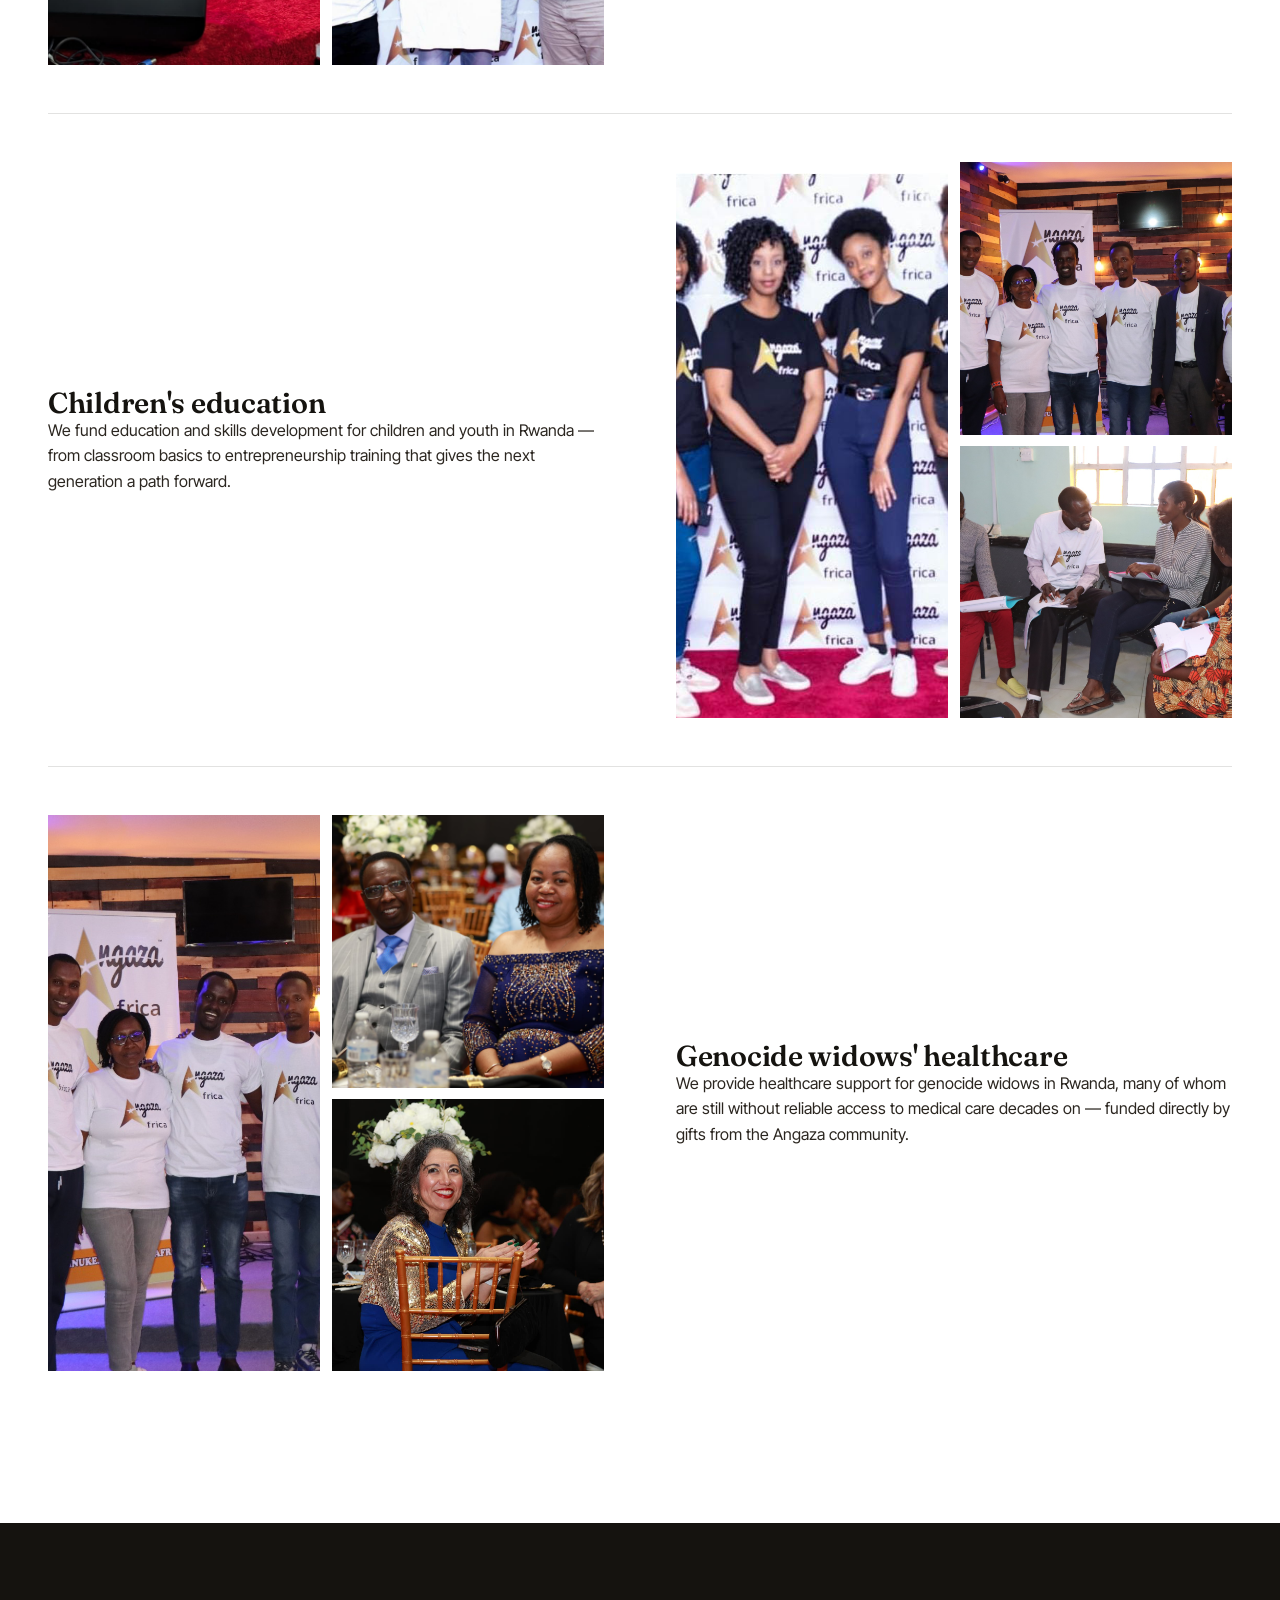
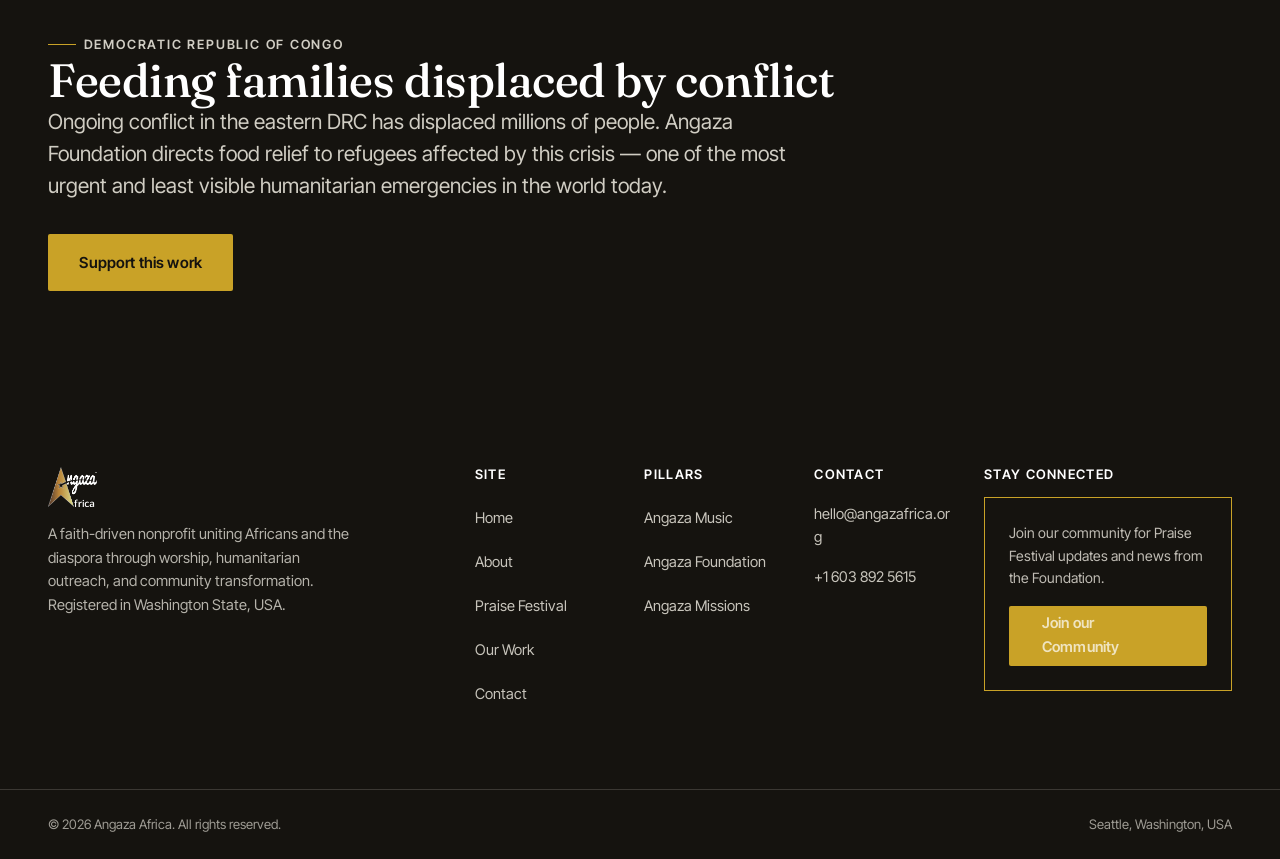
<file: our-work.html>
<!DOCTYPE html>
<html lang="en">
<head>
<meta charset="UTF-8">
<meta name="viewport" content="width=device-width, initial-scale=1.0">
<link rel="icon" type="image/png" href="images/ANGAZA_LOGO_2_014.png">
<link rel="apple-touch-icon" href="images/ANGAZA_LOGO_2_014.png">
<title>Our Work — Angaza Foundation</title>
<meta name="description" content="Angaza Foundation's humanitarian work: supporting genocide survivors, children's education, and genocide widows' healthcare in Rwanda, and refugee food relief in the DRC.">
<meta property="og:title" content="Angaza Africa">
<meta property="og:description" content="A faith-driven nonprofit uniting Africans and the diaspora through worship, humanitarian outreach, and community transformation.">
<meta property="og:image" content="https://angazafrica.org/images/ANGAZA_LOGO_2_014.png">
<meta property="og:url" content="https://angazafrica.org">
<meta property="og:type" content="website">
<meta name="twitter:card" content="summary_large_image">
<meta name="twitter:title" content="Angaza Africa">
<meta name="twitter:description" content="A faith-driven nonprofit uniting Africans and the diaspora through worship, humanitarian outreach, and community transformation.">
<meta name="twitter:image" content="https://angazafrica.org/images/ANGAZA_LOGO_2_014.png">
<link rel="preconnect" href="https://fonts.googleapis.com">
<link rel="preconnect" href="https://fonts.gstatic.com" crossorigin>
<link href="https://fonts.googleapis.com/css2?family=Fraunces:ital,opsz,wght@0,9..144,400;0,9..144,500;0,9..144,600;1,9..144,500&family=Inter+Tight:wght@400;500;600;700&display=swap" rel="stylesheet">
<link rel="stylesheet" href="css/style.css">
</head>
<body>
<a class="skip-link" href="#main">Skip to content</a>

<header class="site-header">
  <div class="container">
    <a class="brand" href="index.html">
      <img src="images/ANGAZA_LOGO_2_014.png" alt="Angaza Africa logo">
    </a>
    <nav class="nav-list" aria-label="Primary">
      <a href="index.html">Home</a>
      <a href="about.html">About</a>
      <a href="praise-festival.html">Praise Festival</a>
      <a href="our-work.html" aria-current="page">Our Work</a>
      <a href="contact.html">Contact</a>
    </nav>
    <a class="btn btn-primary nav-cta" href="praise-festival.html">Praise Festival 2026</a>
    <button class="nav-toggle" aria-expanded="false" aria-controls="mobile-panel" aria-label="Open menu">
      <span></span><span></span><span></span>
    </button>
  </div>
</header>
<div class="mobile-panel" id="mobile-panel">
  <div class="container">
    <a href="index.html">Home</a>
    <a href="about.html">About</a>
    <a href="praise-festival.html">Praise Festival</a>
    <a href="our-work.html" aria-current="page">Our Work</a>
    <a href="contact.html">Contact</a>
    <a class="btn btn-primary" href="praise-festival.html">Praise Festival 2026</a>
  </div>
</div>

<main id="main">

  <section class="page-hero">
    <div class="radiant" aria-hidden="true">
      <svg width="520" height="520" viewBox="0 0 520 520" style="top:-140px; right:-140px;">
        <g stroke="#C9A227" stroke-width="1" opacity="0.3">
          <line x1="260" y1="260" x2="260" y2="0"/>
          <line x1="260" y1="260" x2="520" y2="260"/>
          <line x1="260" y1="260" x2="80" y2="80"/>
        </g>
      </svg>
    </div>
    <div class="container">
      <p class="eyebrow">Angaza Foundation</p>
      <h1>Where worship turns into service, on the ground in Rwanda and the DRC.</h1>
      <p class="lead">Angaza Foundation is the humanitarian arm of Angaza Africa — funded by the wider Angaza community and put to work directly with genocide survivors, children, widows, and refugees.</p>
    </div>
  </section>

  <!-- Rwanda -->
  <section class="section section--paper2">
    <div class="container">
      <p class="eyebrow">Rwanda</p>
      <h2>Standing with survivors, and with the next generation</h2>
      <p class="lead">More than three decades after the genocide against the Tutsi, its wounds are still being carried by survivors and widows today. Angaza Foundation's work in Rwanda meets that reality directly, while investing in the children who will carry the country forward.</p>
    </div>

    <div class="container">
      <div class="feature-row">
        <div class="feature-media">
          <img class="tall" src="images/catalogue_youthskillsRwanda_1.jpeg" alt="Young people participating in a skills program supported by Angaza Foundation in Rwanda">
          <img src="images/catalogue_youthentrepreneurship_1.jpg" alt="Youth entrepreneurship participants in a training session in Rwanda">
          <img src="images/catalogue_youthentrepreneurship_2.png" alt="Young entrepreneur presenting during an Angaza-supported program in Rwanda">
        </div>
        <div>
          <h3>Genocide survivors</h3>
          <p>We walk alongside survivors of the genocide against the Tutsi with practical, ongoing support — recognizing that their needs did not end when the violence did.</p>
        </div>
      </div>

      <div class="feature-row reverse">
        <div class="feature-media">
          <img class="tall" src="images/catalogue_youthentrepreneurship_3.png" alt="Rwandan youth learning entrepreneurial skills through an Angaza Foundation program">
          <img src="images/catalogue_youthentrepreneurship_4.jpg" alt="Group of young entrepreneurs supported by Angaza Foundation in Rwanda">
          <img src="images/catalogue_youthentrepreneurship_5.jpg" alt="Mentor working with youth entrepreneurship participants in Rwanda">
        </div>
        <div>
          <h3>Children's education</h3>
          <p>We fund education and skills development for children and youth in Rwanda — from classroom basics to entrepreneurship training that gives the next generation a path forward.</p>
        </div>
      </div>

      <div class="feature-row">
        <div class="feature-media">
          <img class="tall" src="images/catalogue_youthentrepreneurship_6.jpg" alt="Rwandan youth entrepreneurship program participants and mentors">
          <img src="images/AngazaDinner4.jpeg" alt="Angaza Foundation community dinner raising support for Rwanda programs">
          <img src="images/AngazaDinner5.jpeg" alt="Guests at an Angaza Foundation fundraising dinner">
        </div>
        <div>
          <h3>Genocide widows' healthcare</h3>
          <p>We provide healthcare support for genocide widows in Rwanda, many of whom are still without reliable access to medical care decades on — funded directly by gifts from the Angaza community.</p>
        </div>
      </div>
    </div>
  </section>

  <!-- DRC -->
  <section class="section on-dark">
    <div class="container">
      <p class="eyebrow">Democratic Republic of Congo</p>
      <h2>Feeding families displaced by conflict</h2>
      <p class="lead">Ongoing conflict in the eastern DRC has displaced millions of people. Angaza Foundation directs food relief to refugees affected by this crisis — one of the most urgent and least visible humanitarian emergencies in the world today.</p>
      <div class="btn-row" style="margin-top: var(--sp-4);">
        <a class="btn btn-primary" href="contact.html">Support this work</a>
      </div>
    </div>
  </section>

</main>

<footer class="site-footer">
  <div class="container footer-top">
    <div class="footer-brand">
      <img src="images/ANGAZA_LOGO_2_015.png" alt="Angaza Africa icon">
      <p>A faith-driven nonprofit uniting Africans and the diaspora through worship, humanitarian outreach, and community transformation. Registered in Washington State, USA.</p>
    </div>
    <div class="footer-cols">
      <div class="footer-col">
        <h4>Site</h4>
        <a href="index.html">Home</a>
        <a href="about.html">About</a>
        <a href="praise-festival.html">Praise Festival</a>
        <a href="our-work.html">Our Work</a>
        <a href="contact.html">Contact</a>
      </div>
      <div class="footer-col">
        <h4>Pillars</h4>
        <span>Angaza Music</span>
        <span>Angaza Foundation</span>
        <span>Angaza Missions</span>
      </div>
      <div class="footer-col">
        <h4>Contact</h4>
        <a href="mailto:hello@angazafrica.org">hello@angazafrica.org</a>
        <a href="tel:+16038925615">+1 603 892 5615</a>
      </div>
      <div class="footer-col">
        <h4>Stay connected</h4>
        <div class="join-box">
          <p>Join our community for Praise Festival updates and news from the Foundation.</p>
          <!-- Temporary Gmail compose link; swap for a Mailchimp signup embed later -->
          <a class="btn btn-primary" href="https://mail.google.com/mail/?view=cm&fs=1&to=hello@angazafrica.org&su=I%20want%20to%20join%20your%20community" id="join-community" target="_blank" rel="noopener noreferrer">Join our Community</a>
        </div>
      </div>
    </div>
  </div>
  <div class="container footer-bottom">
    <span>&copy; <span id="current-year">2026</span> Angaza Africa. All rights reserved.</span>
    <span>Seattle, Washington, USA</span>
  </div>
</footer>

<script src="js/main.js"></script>
</body>
</html>
</file>
<file: css/style.css>
/* ==========================================================================
   Angaza Africa — Stylesheet
   Palette: ink black, warm paper white, single gold accent.
   Type: Fraunces (display) + Inter Tight (body).
   "Angaza" — Swahili: to shine light. The radiant-line motif below is the
   site's one signature device, tied directly to that meaning.
   ========================================================================== */

/* ---- Reset -------------------------------------------------------------- */
*, *::before, *::after { box-sizing: border-box; }
* { margin: 0; padding: 0; }
html { -webkit-text-size-adjust: 100%; scroll-behavior: smooth; overflow-x: hidden; }
@media (prefers-reduced-motion: reduce) {
  html { scroll-behavior: auto; }
  *, *::before, *::after {
    animation-duration: 0.01ms !important;
    animation-iteration-count: 1 !important;
    transition-duration: 0.01ms !important;
    scroll-behavior: auto !important;
  }
}
img, picture, video { display: block; max-width: 100%; }
img { object-fit: cover; }
a { color: inherit; text-decoration: none; }
ul, ol { list-style: none; }
button, input, textarea, select { font: inherit; color: inherit; }
button { cursor: pointer; background: none; border: none; }
input, textarea { background: none; }

/* ---- Design tokens -------------------------------------------------------- */
:root {
  /* Color */
  --ink: #15130f;          /* near-black, warm */
  --charcoal: #2b2620;     /* secondary dark / body text on light */
  --paper: #faf6ec;        /* warm off-white background */
  --white: #ffffff;
  --gold: #c9a227;         /* primary accent */
  --gold-deep: #8a6d1f;    /* pressed / darker gold */
  --gold-soft: #e9d9a4;    /* faint gold for hairlines on dark */
  --line: rgba(21, 19, 15, 0.12);
  --line-on-dark: rgba(250, 246, 236, 0.16);

  /* Type */
  --font-display: "Fraunces", "Iowan Old Style", serif;
  --font-body: "Inter Tight", "Segoe UI", sans-serif;

  --fs-h1: clamp(2.4rem, 4.4vw + 1.2rem, 4.6rem);
  --fs-h2: clamp(1.9rem, 2.4vw + 1rem, 3rem);
  --fs-h3: clamp(1.35rem, 1vw + 1rem, 1.85rem);
  --fs-lead: clamp(1.05rem, 0.5vw + 0.9rem, 1.3rem);
  --fs-body: 1rem;
  --fs-small: 0.875rem;
  --fs-eyebrow: 0.8rem;

  /* Spacing */
  --sp-1: 0.5rem;
  --sp-2: 1rem;
  --sp-3: 1.5rem;
  --sp-4: 2rem;
  --sp-5: 3rem;
  --sp-6: 4.5rem;
  --sp-7: 6.5rem;
  --sp-8: 9rem;

  --container: 1280px;
  --radius: 2px;
}

/* ---- Base ----------------------------------------------------------------- */
body {
  font-family: var(--font-body);
  font-size: var(--fs-body);
  line-height: 1.6;
  color: var(--charcoal);
  background: var(--paper);
  -webkit-font-smoothing: antialiased;
  padding-top: 84px;
  overflow-x: hidden;
}

h1, h2, h3, h4 {
  font-family: var(--font-display);
  color: var(--ink);
  line-height: 1.08;
  letter-spacing: -0.01em;
  font-weight: 600;
}
h1 { font-size: var(--fs-h1); font-weight: 500; }
h2 { font-size: var(--fs-h2); font-weight: 500; }
h3 { font-size: var(--fs-h3); font-weight: 600; }

p { max-width: 62ch; }
p.lead { font-size: var(--fs-lead); line-height: 1.55; color: var(--charcoal); }

.eyebrow {
  display: inline-flex;
  align-items: center;
  gap: 0.6em;
  font-family: var(--font-body);
  font-size: var(--fs-eyebrow);
  font-weight: 600;
  letter-spacing: 0.14em;
  text-transform: uppercase;
  color: var(--gold-deep);
}
.eyebrow::before {
  content: "";
  width: 28px;
  height: 1px;
  background: var(--gold);
  display: inline-block;
}
.on-dark .eyebrow { color: var(--gold); }

a:focus-visible,
button:focus-visible,
input:focus-visible,
textarea:focus-visible {
  outline: 2px solid var(--gold-deep);
  outline-offset: 3px;
}

.container {
  width: 100%;
  max-width: var(--container);
  margin-inline: auto;
  padding-inline: clamp(1.25rem, 4vw, 3rem);
}

.section { padding-block: var(--sp-7); }
.section--tight { padding-block: var(--sp-5); }
.section.on-dark { background: var(--ink); color: var(--paper); }
.section.on-dark h1, .section.on-dark h2, .section.on-dark h3 { color: var(--white); }
.section.on-dark p { color: rgba(250, 246, 236, 0.82); }
.section--paper2 { background: var(--white); }

.visually-hidden {
  position: absolute; width: 1px; height: 1px;
  overflow: hidden; clip: rect(0 0 0 0); white-space: nowrap;
}

.skip-link {
  position: absolute; left: -999px; top: 0;
  background: var(--gold); color: var(--ink);
  padding: 0.75rem 1.25rem; z-index: 200; font-weight: 600;
}
.skip-link:focus { left: 1rem; top: 1rem; }

/* ---- Buttons --------------------------------------------------------------- */
.btn {
  display: inline-flex;
  align-items: center;
  justify-content: center;
  gap: 0.6em;
  padding: 0.95rem 1.9rem;
  font-weight: 600;
  font-size: 0.95rem;
  letter-spacing: 0.01em;
  border: 1px solid transparent;
  border-radius: var(--radius);
  transition: transform 0.18s ease, background-color 0.18s ease, color 0.18s ease, border-color 0.18s ease;
  min-height: 44px;
}
.btn-primary {
  background: var(--gold);
  color: var(--ink);
}
.btn-primary:hover { background: var(--gold-deep); color: var(--white); }

.btn-ghost {
  background: transparent;
  border-color: currentColor;
  color: var(--ink);
}
.btn-ghost:hover { background: var(--ink); color: var(--paper); }

.on-dark .btn-ghost { color: var(--paper); }
.on-dark .btn-ghost:hover { background: var(--paper); color: var(--ink); }

.btn-row { display: flex; flex-wrap: wrap; gap: var(--sp-2); }

/* ---- Header / Nav ------------------------------------------------------------ */
.site-header {
  position: fixed;
  top: 0;
  left: 0;
  right: 0;
  z-index: 100;
  background: rgba(250, 246, 236, 0.94);
  backdrop-filter: none;
  border-bottom: 1px solid var(--line);
}
.site-header .container {
  display: flex;
  align-items: center;
  justify-content: space-between;
  height: 84px;
}
.brand { display: flex; align-items: center; gap: 0.7rem; min-width: 0; }
.brand img { height: 42px; width: auto; max-width: 100%; }
.brand-text {
  font-family: var(--font-display);
  font-weight: 600;
  font-size: 1.05rem;
  color: var(--ink);
  letter-spacing: 0.01em;
}

.nav-list {
  display: none;
  align-items: center;
  gap: var(--sp-4);
}
.nav-list a {
  display: inline-flex;
  align-items: center;
  font-size: 0.92rem;
  font-weight: 600;
  color: var(--charcoal);
  padding-block: 0.65rem;
  min-height: 44px;
  border-bottom: 2px solid transparent;
  transition: color 0.15s ease, border-color 0.15s ease;
}
.nav-list a:hover { color: var(--ink); border-color: var(--gold); }
.nav-list a[aria-current="page"] { color: var(--ink); border-color: var(--gold); }

.nav-cta { display: none; }

.nav-toggle {
  display: inline-flex;
  flex-direction: column;
  justify-content: center;
  gap: 5px;
  width: 44px;
  height: 44px;
  align-items: center;
}
.nav-toggle span {
  display: block;
  width: 24px;
  height: 2px;
  background: var(--ink);
  transition: transform 0.2s ease, opacity 0.2s ease;
}
.nav-toggle[aria-expanded="true"] span:nth-child(1) { transform: translateY(7px) rotate(45deg); }
.nav-toggle[aria-expanded="true"] span:nth-child(2) { opacity: 0; }
.nav-toggle[aria-expanded="true"] span:nth-child(3) { transform: translateY(-7px) rotate(-45deg); }

.mobile-panel {
  display: none;
  flex-direction: column;
  position: fixed;
  top: 84px;
  left: 0;
  right: 0;
  max-height: calc(100vh - 84px);
  overflow-y: auto;
  background: var(--paper);
  border-bottom: 1px solid var(--line);
  z-index: 99;
}
.mobile-panel.is-open { display: flex; }
.mobile-panel .container { display: flex; flex-direction: column; padding-block: var(--sp-3); gap: 0.25rem; }
.mobile-panel a {
  padding: 0.85rem 0;
  font-weight: 600;
  font-size: 1.05rem;
  border-bottom: 1px solid var(--line);
  color: var(--charcoal);
}
.mobile-panel a[aria-current="page"] { color: var(--gold-deep); }
.mobile-panel .btn { margin-top: var(--sp-3); text-align: center; }

@media (min-width: 900px) {
  .nav-list { display: flex; }
  .nav-cta { display: inline-flex; }
  .nav-toggle { display: none; }
  .mobile-panel { display: none !important; }
}

/* ---- Radiant motif (signature device) ---------------------------------- */
.radiant {
  position: absolute;
  inset: 0;
  pointer-events: none;
  overflow: hidden;
  z-index: 0;
}
.radiant svg { position: absolute; }

/* ---- Page hero (inner pages) --------------------------------------------- */
.page-hero {
  position: relative;
  background: var(--ink);
  color: var(--paper);
  padding-block: var(--sp-7) var(--sp-6);
  overflow: hidden;
}
.page-hero .container { position: relative; z-index: 1; }
.page-hero h1 { color: var(--white); max-width: 16ch; }
.page-hero p.lead { color: rgba(250, 246, 236, 0.85); max-width: 58ch; margin-top: var(--sp-3); }
.page-hero .eyebrow { margin-bottom: var(--sp-3); }

/* ---- Home hero ------------------------------------------------------------ */
.home-hero {
  position: relative;
  background: var(--ink);
  color: var(--paper);
  overflow: hidden;
}
.home-hero .container {
  position: relative;
  z-index: 1;
  display: grid;
  grid-template-columns: minmax(0, 1fr);
  gap: var(--sp-6);
  padding-block: var(--sp-7) var(--sp-6);
}
.home-hero h1 { color: var(--white); max-width: 15ch; }
.home-hero p.lead { color: rgba(250, 246, 236, 0.85); margin-top: var(--sp-3); max-width: 46ch; }
.home-hero .btn-row { margin-top: var(--sp-4); }

.hero-collage {
  position: relative;
  min-height: 320px;
  display: grid;
  grid-template-columns: minmax(0, 1.3fr) minmax(0, 1fr);
  grid-template-rows: repeat(2, 1fr);
  gap: 0.9rem;
}
.hero-collage img {
  width: 100%;
  height: 100%;
  object-fit: cover;
  border: 1px solid var(--line-on-dark);
}
.hero-collage .cell-a { grid-row: 1 / 3; aspect-ratio: 4/5; }
.hero-collage .cell-b { aspect-ratio: 4/3; }
.hero-collage .cell-c { aspect-ratio: 4/3; }

@media (min-width: 900px) {
  .home-hero .container {
    grid-template-columns: minmax(0, 1.1fr) minmax(0, 0.9fr);
    align-items: center;
    padding-block: var(--sp-8) var(--sp-7);
  }
}

/* ---- Intro statement ------------------------------------------------------ */
.statement {
  padding-block: var(--sp-7);
}
.statement .container {
  display: grid;
  gap: var(--sp-4);
}
.statement h2 { max-width: 22ch; }
.statement-body { max-width: 52ch; }

@media (min-width: 900px) {
  .statement .container {
    grid-template-columns: minmax(0, 1fr) minmax(0, 1fr);
    align-items: start;
  }
}

/* ---- Pillars --------------------------------------------------------------- */
.pillars-grid {
  display: grid;
  gap: 1.25rem;
  margin-top: var(--sp-5);
  grid-template-columns: minmax(0, 1fr);
}
@media (min-width: 760px) {
  .pillars-grid { grid-template-columns: repeat(3, minmax(0, 1fr)); }
}
.pillar-card {
  border: 1px solid var(--line);
  padding: var(--sp-4);
  background: var(--white);
  display: flex;
  flex-direction: column;
  gap: var(--sp-2);
}
.pillar-number {
  font-family: var(--font-display);
  font-size: 0.95rem;
  color: var(--gold-deep);
  letter-spacing: 0.08em;
}
.pillar-icon { width: 40px; height: 40px; color: var(--gold-deep); }
.pillar-card h3 { margin-top: 0.25rem; }
.pillar-card p { font-size: 0.97rem; }
.on-dark .pillar-card h3 { color: var(--ink); }
.on-dark .pillar-card p { color: var(--charcoal); }
.pillar-card .link-arrow { margin-top: auto; font-weight: 600; font-size: 0.9rem; color: var(--ink); }
.pillar-card .link-arrow::after { content: " →"; color: var(--gold-deep); }

/* ---- Festival teaser -------------------------------------------------------- */
.festival-teaser {
  position: relative;
  background: var(--ink);
  color: var(--white);
  overflow: hidden;
}
.festival-teaser .bg-image {
  position: absolute; inset: 0;
  opacity: 0.34;
}
.festival-teaser .bg-image img { width: 100%; height: 100%; object-fit: cover; }
.festival-teaser::after {
  content: "";
  position: absolute; inset: 0;
  background: linear-gradient(180deg, rgba(21,19,15,0.55) 0%, rgba(21,19,15,0.92) 100%);
}
.festival-teaser .container { position: relative; z-index: 1; padding-block: var(--sp-7); }
.festival-teaser .date-badge {
  display: inline-flex;
  flex-direction: column;
  border: 1px solid var(--gold);
  padding: 0.8rem 1.2rem;
  margin-bottom: var(--sp-3);
}
.festival-teaser .date-badge strong { font-family: var(--font-display); font-size: 1.4rem; color: var(--gold); }
.festival-teaser .date-badge span { font-size: 0.78rem; letter-spacing: 0.1em; text-transform: uppercase; color: rgba(250,246,236,0.75); }
.festival-teaser h2 { color: var(--white); max-width: 20ch; }
.facts {
  display: grid;
  gap: var(--sp-2);
  margin-block: var(--sp-4);
  max-width: 40ch;
}
.facts dt { font-size: 0.78rem; letter-spacing: 0.1em; text-transform: uppercase; color: var(--gold); }
.facts dd { font-size: 1.05rem; font-weight: 600; color: var(--white); margin: 0 0 0.7rem; }

/* ---- Founder / story block --------------------------------------------- */
.story-block {
  display: grid;
  gap: var(--sp-4);
  align-items: center;
}
.story-media { position: relative; }
.story-media img { width: 100%; aspect-ratio: 4/5; object-fit: cover; }
.story-media .caption {
  margin-top: 0.6rem;
  font-size: var(--fs-small);
  color: var(--gold-deep);
  font-weight: 600;
}
@media (min-width: 860px) {
  .story-block { grid-template-columns: minmax(0, 0.85fr) minmax(0, 1.15fr); gap: var(--sp-6); }
  .story-block.reverse { grid-template-columns: minmax(0, 1.15fr) minmax(0, 0.85fr); }
  .story-block.reverse .story-media { order: 2; }
}

/* ---- Mission / vision ---------------------------------------------------- */
.mv-grid {
  display: grid;
  gap: var(--sp-4);
  margin-top: var(--sp-4);
}
@media (min-width: 760px) {
  .mv-grid { grid-template-columns: minmax(0, 1fr) minmax(0, 1fr); }
}
.mv-card {
  border-top: 2px solid var(--gold);
  padding-top: var(--sp-2);
}

/* ---- Alternating feature rows (About pillars detail, Our Work) ---------- */
.feature-row {
  display: grid;
  gap: var(--sp-4);
  align-items: center;
  padding-block: var(--sp-5);
  border-bottom: 1px solid var(--line);
}
.feature-row:last-child { border-bottom: none; }
.feature-media { display: grid; grid-template-columns: minmax(0, 1fr) minmax(0, 1fr); gap: 0.7rem; }
.feature-media img { width: 100%; height: 100%; aspect-ratio: 1/1; object-fit: cover; }
.feature-media .tall { aspect-ratio: 4/5; grid-row: 1/3; }
@media (min-width: 900px) {
  .feature-row { grid-template-columns: minmax(0, 1fr) minmax(0, 1fr); gap: var(--sp-6); }
  .feature-row.reverse .feature-media { order: 2; }
}

/* ---- Timeline (Praise Festival history) ---------------------------------- */
.timeline { margin-top: var(--sp-5); border-top: 1px solid var(--line); }
.timeline-item {
  display: grid;
  gap: 0.4rem;
  padding-block: var(--sp-4);
  border-bottom: 1px solid var(--line);
}
.timeline-item .year {
  font-family: var(--font-display);
  font-size: clamp(2rem, 3vw, 2.6rem);
  color: var(--gold-deep);
  line-height: 1;
}
.timeline-item .status {
  display: inline-block;
  font-size: 0.72rem;
  font-weight: 700;
  letter-spacing: 0.08em;
  text-transform: uppercase;
  color: var(--gold);
  border: 1px solid var(--gold);
  padding: 0.2rem 0.55rem;
  margin-top: 0.3rem;
}
@media (min-width: 760px) {
  .timeline-item { grid-template-columns: 160px minmax(0, 1fr); gap: var(--sp-4); align-items: baseline; }
}

/* ---- Gallery + lightbox ------------------------------------------------------ */
.gallery-grid {
  display: grid;
  grid-template-columns: repeat(2, minmax(0, 1fr));
  gap: 0.7rem;
  margin-top: var(--sp-5);
}
@media (min-width: 640px) { .gallery-grid { grid-template-columns: repeat(3, minmax(0, 1fr)); } }
@media (min-width: 1000px) { .gallery-grid { grid-template-columns: repeat(4, minmax(0, 1fr)); } }
.gallery-item {
  display: block;
  width: 100%;
  aspect-ratio: 1/1;
  overflow: hidden;
  border: 1px solid var(--line);
  position: relative;
}
.gallery-item img { width: 100%; height: 100%; object-fit: cover; transition: transform 0.35s ease; }
.gallery-item:hover img { transform: scale(1.05); }

.lightbox {
  position: fixed;
  inset: 0;
  z-index: 300;
  background: rgba(21, 19, 15, 0.94);
  display: none;
  align-items: center;
  justify-content: center;
  padding: var(--sp-4);
}
.lightbox.is-open { display: flex; }
.lightbox img { max-width: 100%; max-height: 82vh; width: auto; margin-inline: auto; border: 1px solid var(--line-on-dark); }
.lightbox-close {
  position: absolute;
  top: var(--sp-3);
  right: var(--sp-3);
  display: flex;
  align-items: center;
  justify-content: center;
  color: var(--white);
  font-size: 1.6rem;
  width: 44px; height: 44px;
  border: 1px solid var(--line-on-dark);
  transition: border-color 0.15s ease, color 0.15s ease;
}
.lightbox-nav {
  position: absolute;
  top: 50%;
  transform: translateY(-50%);
  display: flex;
  align-items: center;
  justify-content: center;
  color: var(--white);
  width: 48px; height: 48px;
  border: 1px solid var(--line-on-dark);
  font-size: 1.4rem;
  transition: border-color 0.15s ease, color 0.15s ease;
}
.lightbox-close:hover, .lightbox-nav:hover { border-color: var(--gold); color: var(--gold); }
.lightbox-prev { left: var(--sp-3); }
.lightbox-next { right: var(--sp-3); }

/* ---- Contact ---------------------------------------------------------------- */
.contact-grid {
  display: grid;
  gap: var(--sp-6);
}
@media (min-width: 900px) {
  .contact-grid { grid-template-columns: minmax(0, 0.85fr) minmax(0, 1.15fr); }
}
.contact-info-list { margin-top: var(--sp-4); display: grid; gap: var(--sp-3); }
.contact-info-list dt { font-size: 0.78rem; letter-spacing: 0.1em; text-transform: uppercase; color: var(--gold-deep); }
.contact-info-list dd { font-size: 1.15rem; font-weight: 600; color: var(--ink); margin-top: 0.2rem; overflow-wrap: anywhere; }

.form-field { display: grid; gap: 0.4rem; margin-bottom: var(--sp-3); }
.form-field label { font-size: 0.85rem; font-weight: 600; color: var(--ink); }
.form-field input, .form-field textarea {
  border: 1px solid var(--line);
  background: var(--white);
  padding: 0.85rem 1rem;
  font-size: 1rem;
  min-height: 44px;
}
.form-field textarea { min-height: 140px; resize: vertical; }
.form-field input:focus, .form-field textarea:focus { border-color: var(--gold-deep); }
.form-row { display: grid; gap: var(--sp-3); }
@media (min-width: 620px) { .form-row.two { grid-template-columns: minmax(0, 1fr) minmax(0, 1fr); } }
.form-note { font-size: var(--fs-small); color: var(--charcoal); margin-top: var(--sp-2); }
.form-status { font-size: 0.9rem; margin-top: var(--sp-2); font-weight: 600; }
.form-status[data-state="error"] { color: #9c3b2c; }
.form-status[data-state="success"] { color: var(--gold-deep); }

/* ---- Footer ------------------------------------------------------------------ */
.site-footer { background: var(--ink); color: rgba(250,246,236,0.82); }
.footer-top { padding-block: var(--sp-6); display: grid; gap: var(--sp-5); }
.footer-brand img { height: 40px; }
.footer-brand p { margin-top: var(--sp-2); font-size: 0.92rem; max-width: 34ch; color: rgba(250,246,236,0.7); }
.footer-cols { display: grid; gap: var(--sp-4); grid-template-columns: minmax(0, 1fr); }
@media (min-width: 540px) {
  .footer-cols { grid-template-columns: repeat(2, minmax(0, 1fr)); }
}
.footer-col h4 { font-family: var(--font-body); color: var(--white); font-size: 0.82rem; letter-spacing: 0.1em; text-transform: uppercase; margin-bottom: var(--sp-2); }
.footer-col a, .footer-col span { display: flex; align-items: center; min-height: 44px; font-size: 0.92rem; padding-block: 0.35rem; color: rgba(250,246,236,0.78); overflow-wrap: anywhere; }
.footer-col a:hover { color: var(--gold); }
.join-box { border: 1px solid var(--gold); padding: var(--sp-3); }
.join-box p { font-size: 0.88rem; color: rgba(250,246,236,0.75); margin-bottom: var(--sp-2); }
.join-box .btn { width: 100%; padding-inline: 2rem; white-space: normal; }
.footer-bottom {
  border-top: 1px solid var(--line-on-dark);
  padding-block: var(--sp-3);
  display: flex;
  flex-wrap: wrap;
  gap: var(--sp-2);
  justify-content: space-between;
  font-size: 0.82rem;
  color: rgba(250,246,236,0.6);
}
@media (min-width: 900px) {
  .footer-top { grid-template-columns: minmax(0, 1fr) minmax(0, 2fr); }
  .footer-cols { grid-template-columns: repeat(3, minmax(0, 1fr)) minmax(0, 1.8fr); }
}

/* ---- Reveal-on-scroll -------------------------------------------------------- */
[data-reveal] { opacity: 0; transform: translateY(16px); transition: opacity 0.6s ease, transform 0.6s ease; }
[data-reveal].is-visible { opacity: 1; transform: none; }
@media (prefers-reduced-motion: reduce) {
  [data-reveal] { opacity: 1; transform: none; }
}
</file>
